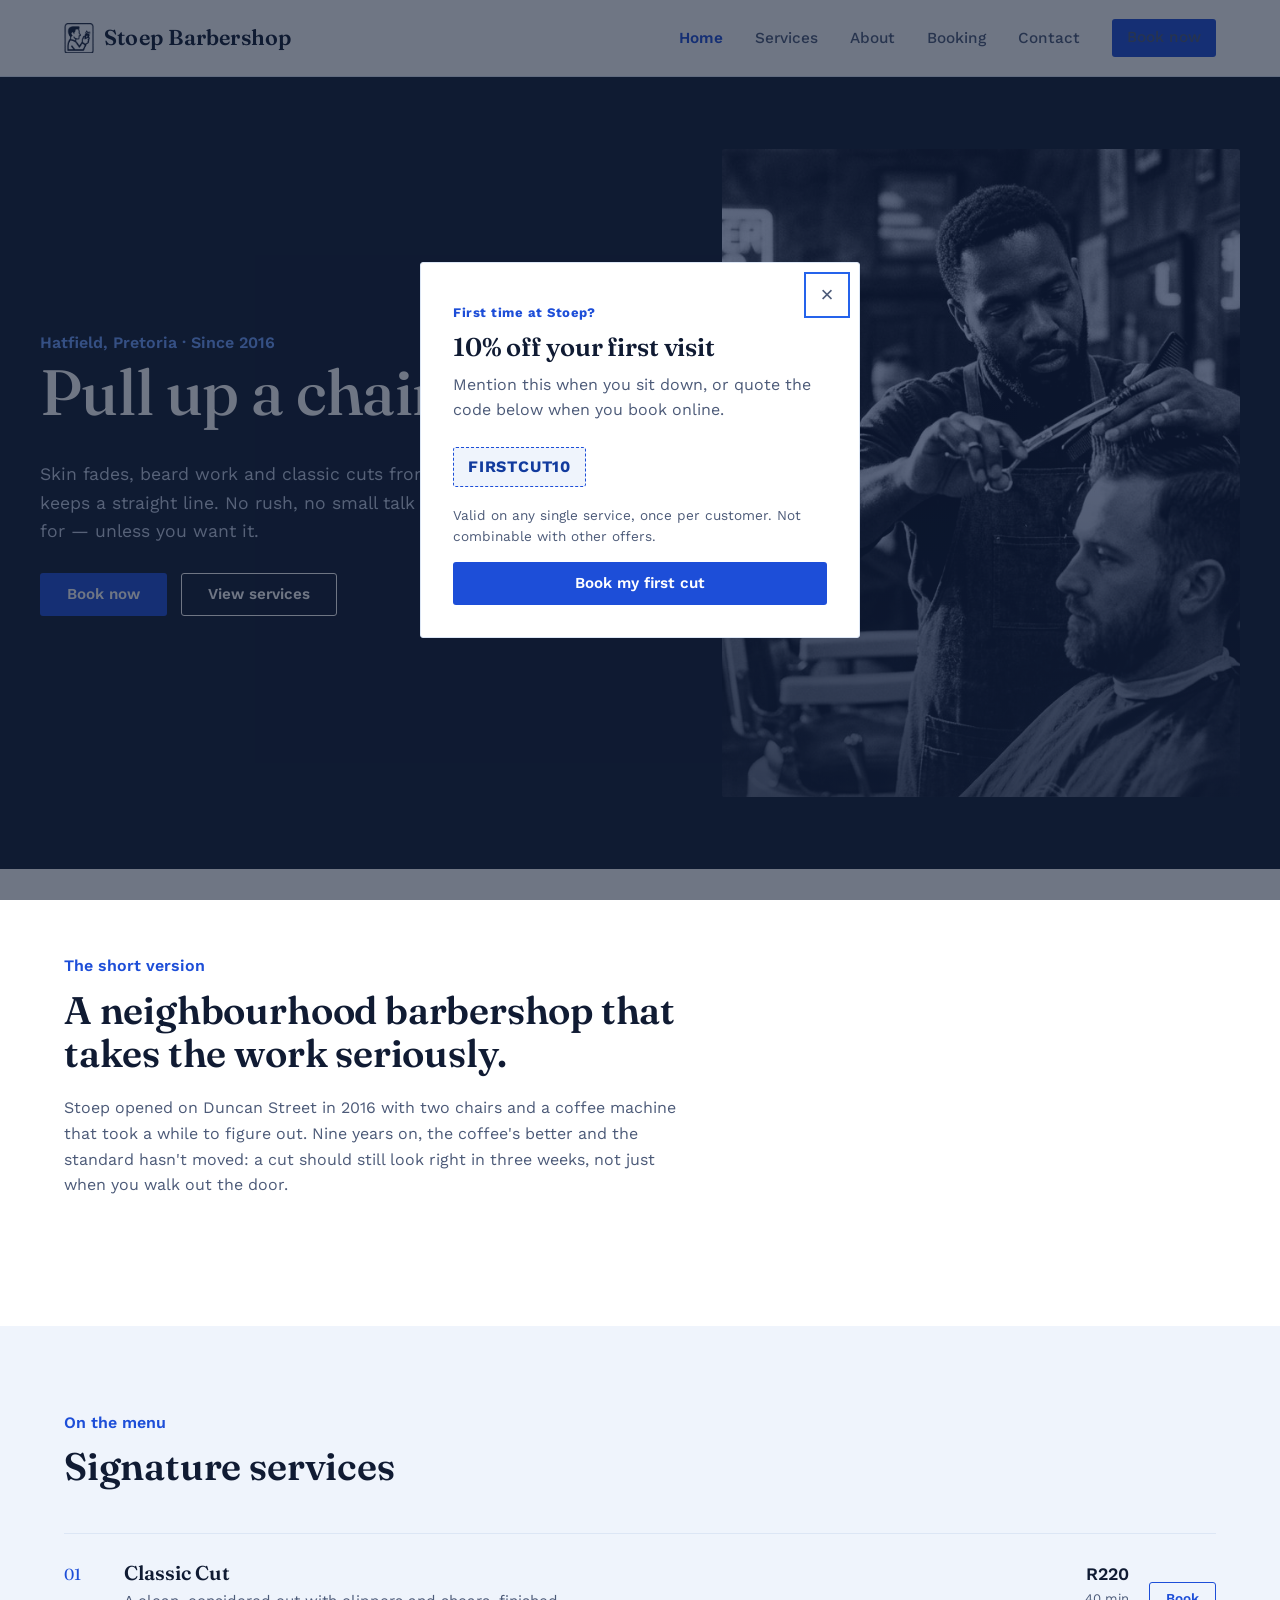
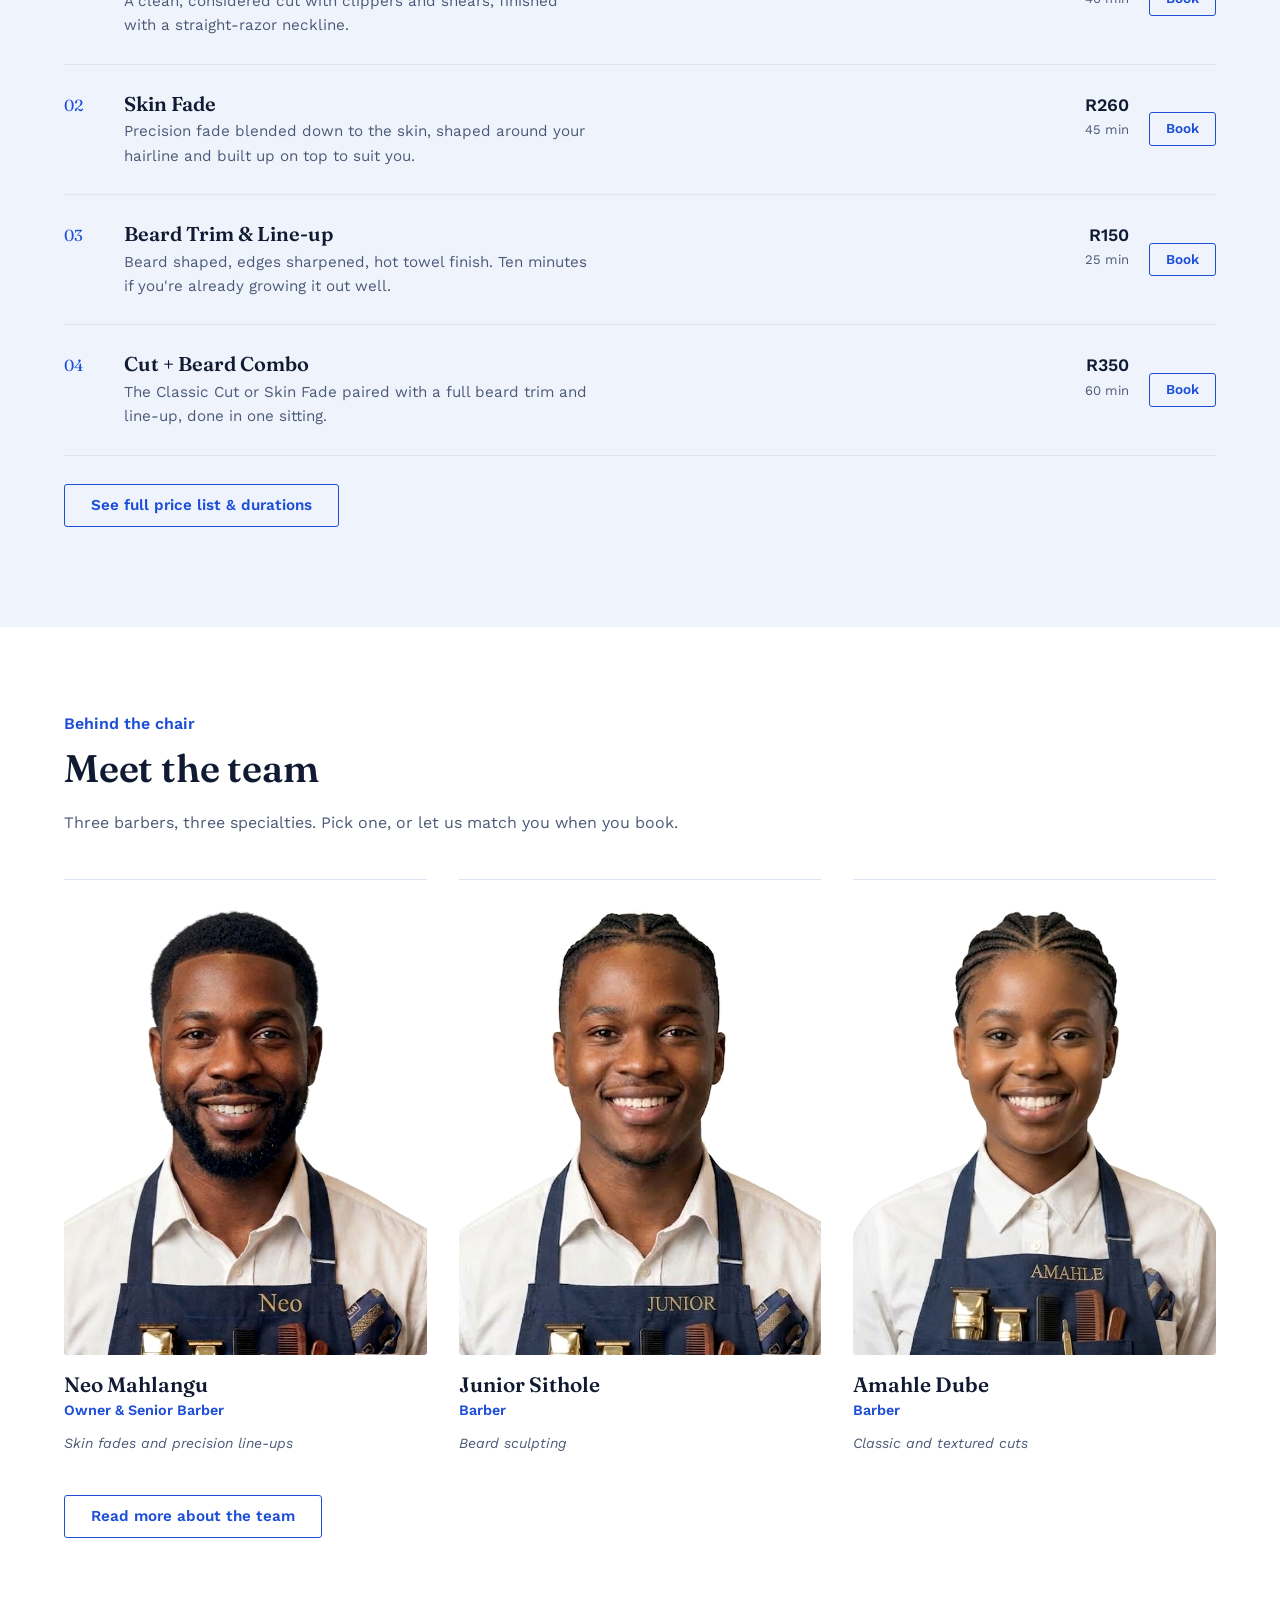
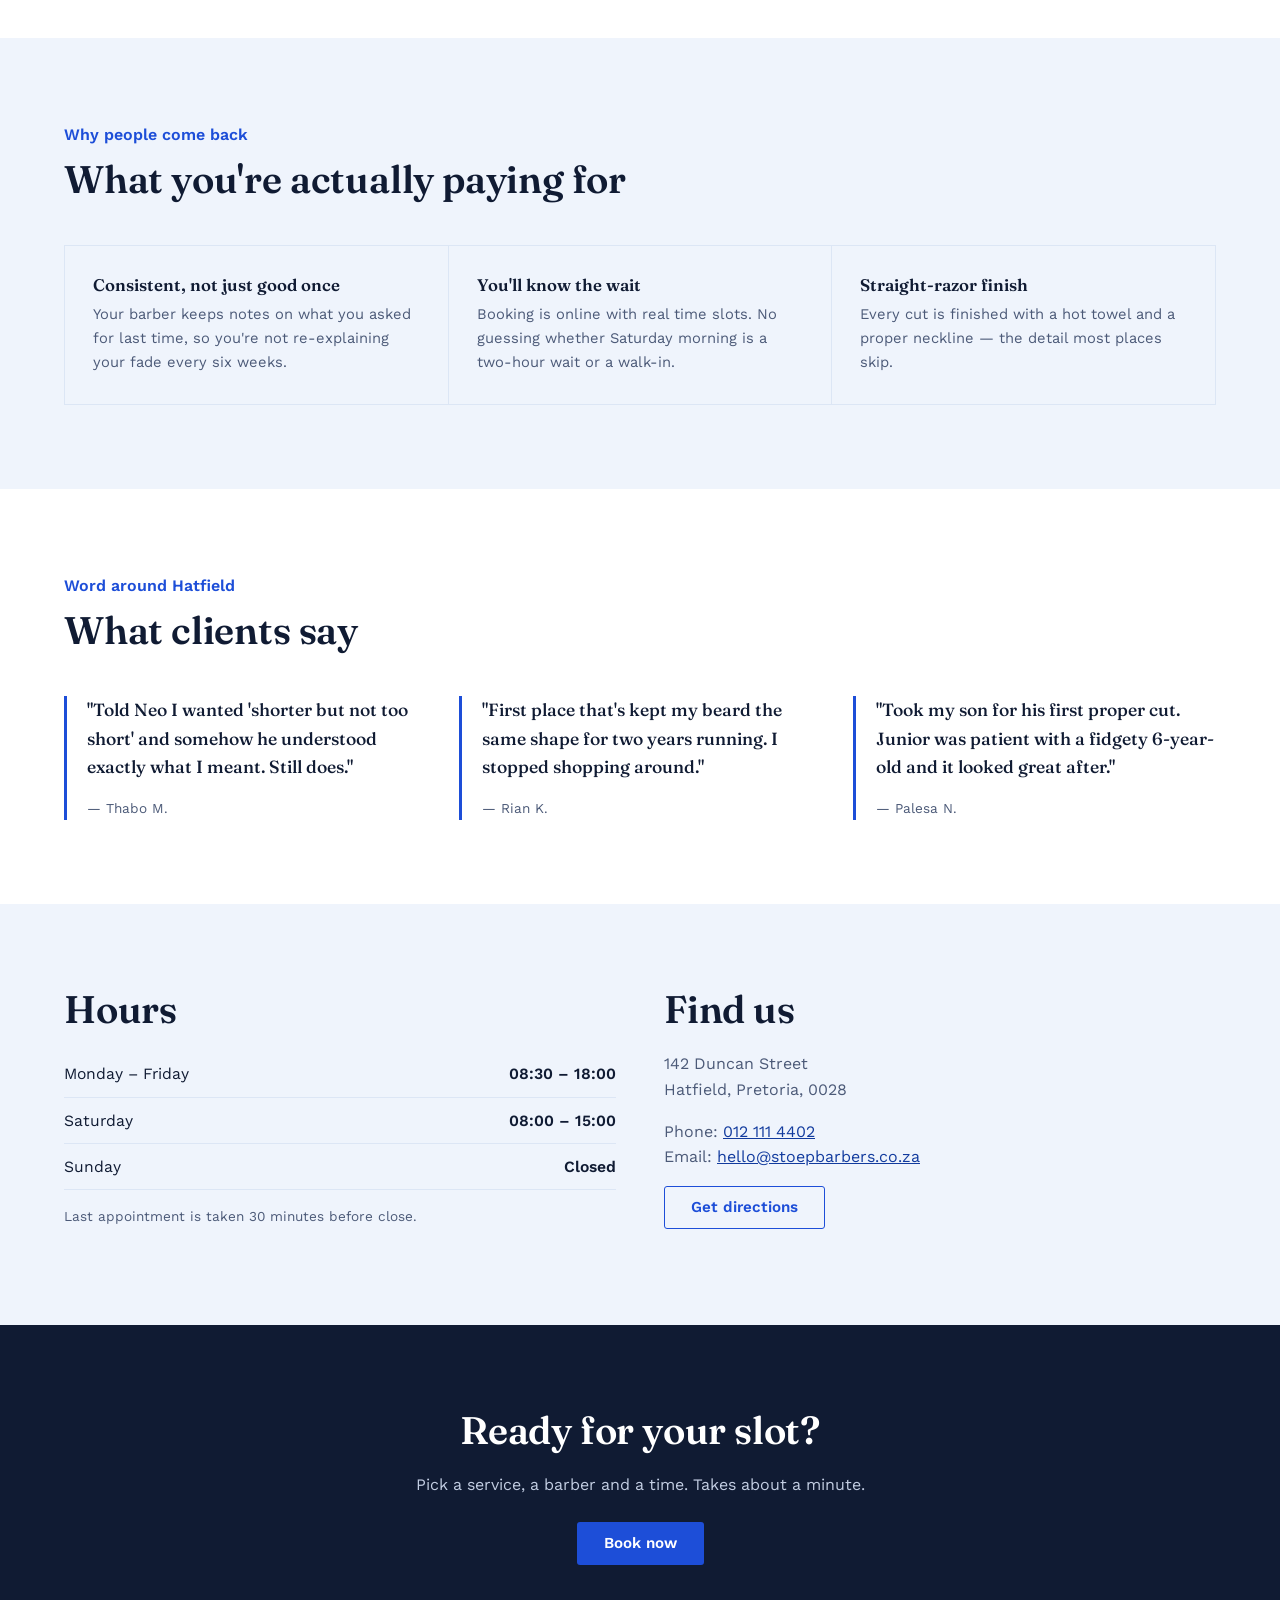
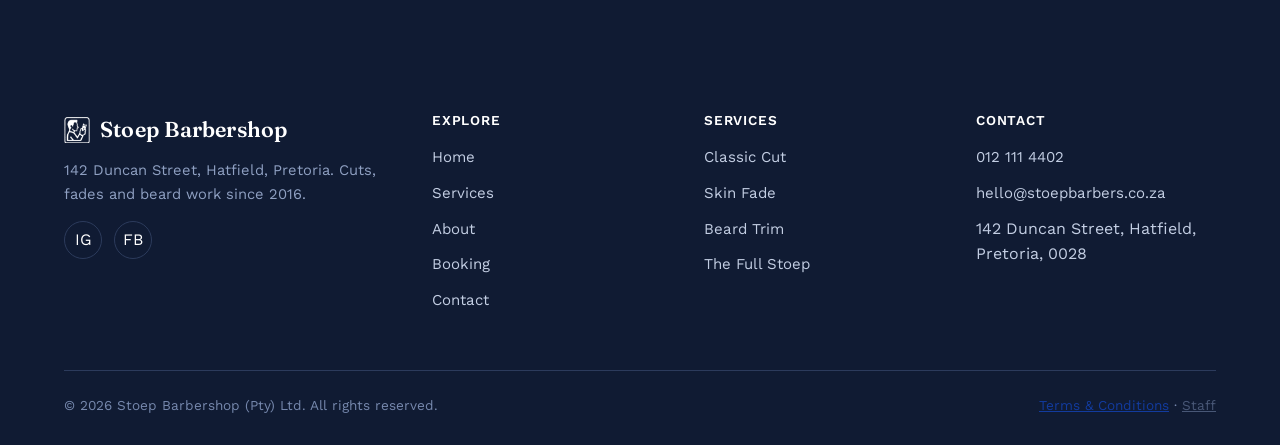
<file: stoep-frontend/index.html>
<!doctype html>
<html lang="en">
<head>
<meta charset="utf-8">
<meta name="viewport" content="width=device-width, initial-scale=1">
<title>Stoep Barbershop — Barbers in Hatfield, Pretoria</title>
<meta name="description" content="Stoep Barbershop in Hatfield, Pretoria. Skin fades, beard work and classic cuts from a team that keeps a straight line. Book online in minutes.">
<link rel="icon" type="image/svg+xml" href="assets/img/favicon.svg">
<meta property="og:title" content="Stoep Barbershop — Hatfield, Pretoria">
<meta property="og:description" content="Skin fades, beard work and classic cuts. Book your chair online.">
<meta property="og:type" content="website">
<link rel="preconnect" href="https://fonts.googleapis.com">
<link rel="preconnect" href="https://fonts.gstatic.com" crossorigin>
<link href="https://fonts.googleapis.com/css2?family=Fraunces:opsz,wght@9..144,500;9..144,600&family=Work+Sans:wght@400;500;600;700&display=swap" rel="stylesheet">
<link rel="stylesheet" href="assets/css/style.css">
</head>
<body>
<a class="skip-link" href="#main">Skip to content</a>

<header class="site-header">
  <div class="container">
    <a class="logo" href="index.html">
<img class="logo-mark" src="assets/img/logo-navy.png" alt="" width="30" height="30">        <rect width="64" height="64" rx="8" fill="#1c1a17"/>
        <path d="M18 14 L18 50 M18 14 L34 14 Q44 14 44 24 Q44 32 34 32 L18 32 M32 32 L44 50" stroke="#f3eedf" stroke-width="5" fill="none" stroke-linecap="round" stroke-linejoin="round"/>
        <circle cx="49" cy="17" r="3" fill="#7a1f31"/>
      </svg>
      <span class="logo-word">Stoep Barbershop</span>
    </a>
    <button class="nav-toggle" aria-expanded="false" aria-controls="mainNav" aria-label="Toggle menu"><span></span></button>
    <nav class="main-nav" id="mainNav" aria-label="Primary">
      <ul>
        <li><a href="index.html" aria-current="page">Home</a></li>
        <li><a href="services.html">Services</a></li>
        <li><a href="about.html">About</a></li>
        <li><a href="booking.html">Booking</a></li>
        <li><a href="contact.html">Contact</a></li>
      </ul>
      <div class="header-cta"><a class="btn btn-primary" href="booking.html">Book now</a></div>
    </nav>
  </div>
</header>

<main id="main">

  <section class="hero">
    <div class="container hero-grid">
      <div>
        <span class="hero-eyebrow">Hatfield, Pretoria · Since 2016</span>
        <h1>Pull up a chair.</h1>
        <p class="hero-sub">Skin fades, beard work and classic cuts from a team that keeps a straight line. No rush, no small talk you didn't ask for — unless you want it.</p>
        <div class="hero-ctas">
          <a class="btn btn-primary" href="booking.html">Book now</a>
          <a class="btn btn-outline-light" href="services.html">View services</a>
        </div>
      </div>
      <div class="hero-art">
        <div class="hero-photo-wrap">
          <img src="assets/img/hero-barber.jpg" alt="A Stoep barber sectioning a client's hair with a comb and scissors mid-haircut in the shop" width="1408" height="768">
        </div>
      </div>
    </div>
  </section>

  <section class="section">
    <div class="container">
      <div class="section-head">
        <span class="kicker">The short version</span>
        <h2>A neighbourhood barbershop that takes the work seriously.</h2>
        <p>Stoep opened on Duncan Street in 2016 with two chairs and a coffee machine that took a while to figure out. Nine years on, the coffee's better and the standard hasn't moved: a cut should still look right in three weeks, not just when you walk out the door.</p>
      </div>
    </div>
  </section>

  <section class="section section--panel">
    <div class="container">
      <div class="section-head">
        <span class="kicker">On the menu</span>
        <h2>Signature services</h2>
      </div>
      <div class="service-list" id="homeServiceList"></div>
      <p style="margin-top:28px"><a class="btn btn-outline" href="services.html">See full price list &amp; durations</a></p>
    </div>
  </section>

  <section class="section">
    <div class="container">
      <div class="section-head">
        <span class="kicker">Behind the chair</span>
        <h2>Meet the team</h2>
        <p>Three barbers, three specialties. Pick one, or let us match you when you book.</p>
      </div>
      <div class="team-grid" id="homeTeamGrid"></div>
      <p style="margin-top:28px"><a class="btn btn-outline" href="about.html">Read more about the team</a></p>
    </div>
  </section>

  <section class="section section--panel">
    <div class="container">
      <div class="section-head">
        <span class="kicker">Why people come back</span>
        <h2>What you're actually paying for</h2>
      </div>
      <div class="value-grid">
        <div class="value-item">
          <h3>Consistent, not just good once</h3>
          <p>Your barber keeps notes on what you asked for last time, so you're not re-explaining your fade every six weeks.</p>
        </div>
        <div class="value-item">
          <h3>You'll know the wait</h3>
          <p>Booking is online with real time slots. No guessing whether Saturday morning is a two-hour wait or a walk-in.</p>
        </div>
        <div class="value-item">
          <h3>Straight-razor finish</h3>
          <p>Every cut is finished with a hot towel and a proper neckline — the detail most places skip.</p>
        </div>
      </div>
    </div>
  </section>

  <section class="section">
    <div class="container">
      <div class="section-head">
        <span class="kicker">Word around Hatfield</span>
        <h2>What clients say</h2>
      </div>
      <div class="testimonial-grid" id="homeTestimonials"></div>
    </div>
  </section>

  <section class="section section--panel">
    <div class="container hours-location">
      <div>
        <h2>Hours</h2>
        <ul class="hours-list" data-shop-hours></ul>
        <p class="small-print" style="margin-top:16px">Last appointment is taken 30 minutes before close.</p>
      </div>
      <div>
        <h2>Find us</h2>
        <p><span data-shop-address-1></span><br><span data-shop-address-2></span></p>
        <p>Phone: <a data-shop-phone-href href="#"><span data-shop-phone></span></a><br>
           Email: <a data-shop-email-href href="#"><span data-shop-email></span></a></p>
        <a class="btn btn-outline" href="contact.html">Get directions</a>
      </div>
    </div>
  </section>

  <section class="section cta-band">
    <div class="container">
      <h2>Ready for your slot?</h2>
      <p>Pick a service, a barber and a time. Takes about a minute.</p>
      <a class="btn btn-primary" href="booking.html">Book now</a>
    </div>
  </section>

</main>

<footer class="site-footer">
  <div class="container">
    <div class="footer-grid">
      <div class="footer-brand">
        <a class="logo" href="index.html">
<img class="logo-mark" src="assets/img/logo-white.png" alt="" width="26" height="26">            <rect width="64" height="64" rx="8" fill="#f3eedf"/>
            <path d="M18 14 L18 50 M18 14 L34 14 Q44 14 44 24 Q44 32 34 32 L18 32 M32 32 L44 50" stroke="#1c1a17" stroke-width="5" fill="none" stroke-linecap="round" stroke-linejoin="round"/>
            <circle cx="49" cy="17" r="3" fill="#7a1f31"/>
          </svg>
          <span class="logo-word">Stoep Barbershop</span>
        </a>
        <p>142 Duncan Street, Hatfield, Pretoria. Cuts, fades and beard work since 2016.</p>
        <div class="footer-social">
          <a data-shop-instagram href="#" aria-label="Stoep Barbershop on Instagram" target="_blank" rel="noopener">IG</a>
          <a data-shop-facebook href="#" aria-label="Stoep Barbershop on Facebook" target="_blank" rel="noopener">FB</a>
        </div>
      </div>
      <div class="footer-col">
        <h4>Explore</h4>
        <ul>
          <li><a href="index.html">Home</a></li>
          <li><a href="services.html">Services</a></li>
          <li><a href="about.html">About</a></li>
          <li><a href="booking.html">Booking</a></li>
          <li><a href="contact.html">Contact</a></li>
        </ul>
      </div>
      <div class="footer-col">
        <h4>Services</h4>
        <ul>
          <li><a href="services.html#classic">Classic Cut</a></li>
          <li><a href="services.html#fade">Skin Fade</a></li>
          <li><a href="services.html#beard">Beard Trim</a></li>
          <li><a href="services.html#full">The Full Stoep</a></li>
        </ul>
      </div>
      <div class="footer-col">
        <h4>Contact</h4>
        <ul>
          <li><a data-shop-phone-href href="#"><span data-shop-phone></span></a></li>
          <li><a data-shop-email-href href="#"><span data-shop-email></span></a></li>
          <li><span data-shop-address></span></li>
        </ul>
      </div>
    </div>
    <div class="footer-bottom">
  <span>© <span data-year></span> Stoep Barbershop (Pty) Ltd. All rights reserved.</span>
  <span><a href="terms.html">Terms &amp; Conditions</a> · <a href="dashboard.html" class="staff-link">Staff</a></span>
</div>
  </div>
</footer>

<div class="modal-overlay" id="firstVisitModal" aria-hidden="true" role="dialog" aria-modal="true" aria-labelledby="modalTitle">
  <div class="modal">
    <button class="modal-close" aria-label="Close">&times;</button>
    <span class="kicker">First time at Stoep?</span>
    <h2 id="modalTitle">10% off your first visit</h2>
    <p>Mention this when you sit down, or quote the code below when you book online.</p>
    <span class="modal-code">FIRSTCUT10</span>
    <p class="small-print">Valid on any single service, once per customer. Not combinable with other offers.</p>
    <button class="btn btn-primary btn-block" data-modal-cta>Book my first cut</button>
  </div>
</div>

<script src="assets/js/data.js"></script>
<script src="assets/js/main.js"></script>
<script>
  document.getElementById("homeServiceList").innerHTML = SERVICES.slice(0,4).map(function(s, i){
    return '<div class="service-row" id="'+s.id+'">' +
      '<span class="service-num">0'+(i+1)+'</span>' +
      '<div><h3 class="service-name">'+s.name+'</h3><p class="service-desc">'+s.description+'</p></div>' +
      '<div class="service-meta"><span class="service-price">R'+s.price+'</span><span class="service-duration">'+s.duration+' min</span></div>' +
      '<div class="service-book"><a class="btn btn-outline btn-sm" href="booking.html?service='+s.id+'">Book</a></div>' +
    '</div>';
  }).join("");

 document.getElementById("homeTeamGrid").innerHTML = BARBERS.map(function(b){
    return '<div class="barber"><img class="barber-avatar" src="'+b.photo+'" alt="'+b.name+'">' +
      '<h3 class="barber-name">'+b.name+'</h3><div class="barber-role">'+b.role+'</div>' +
      '<div class="barber-specialty">'+b.specialty+'</div></div>';
  }).join("");

  document.getElementById("homeTestimonials").innerHTML = TESTIMONIALS.map(function(t){
    return '<div class="testimonial"><blockquote>"'+t.quote+'"</blockquote><cite>— '+t.name+'</cite></div>';
  }).join("");
</script>
</body>
</html>
</file>
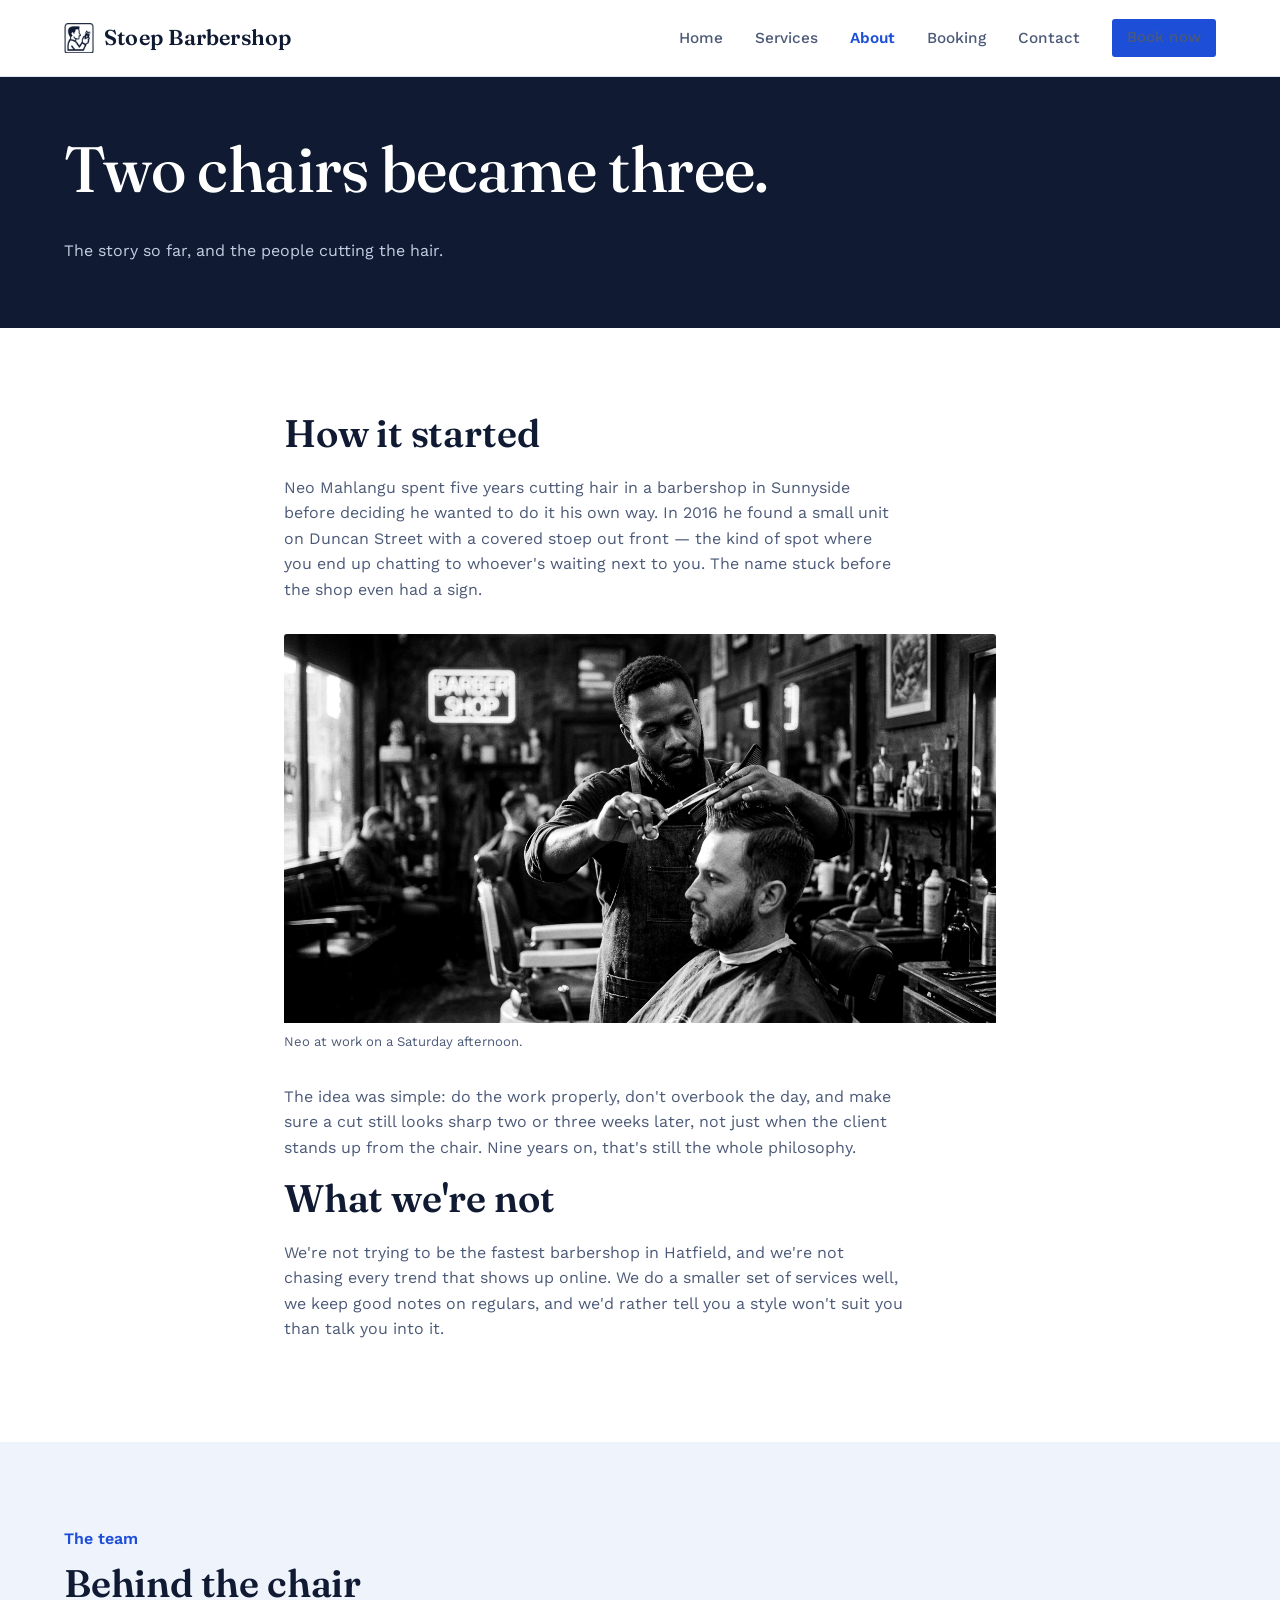
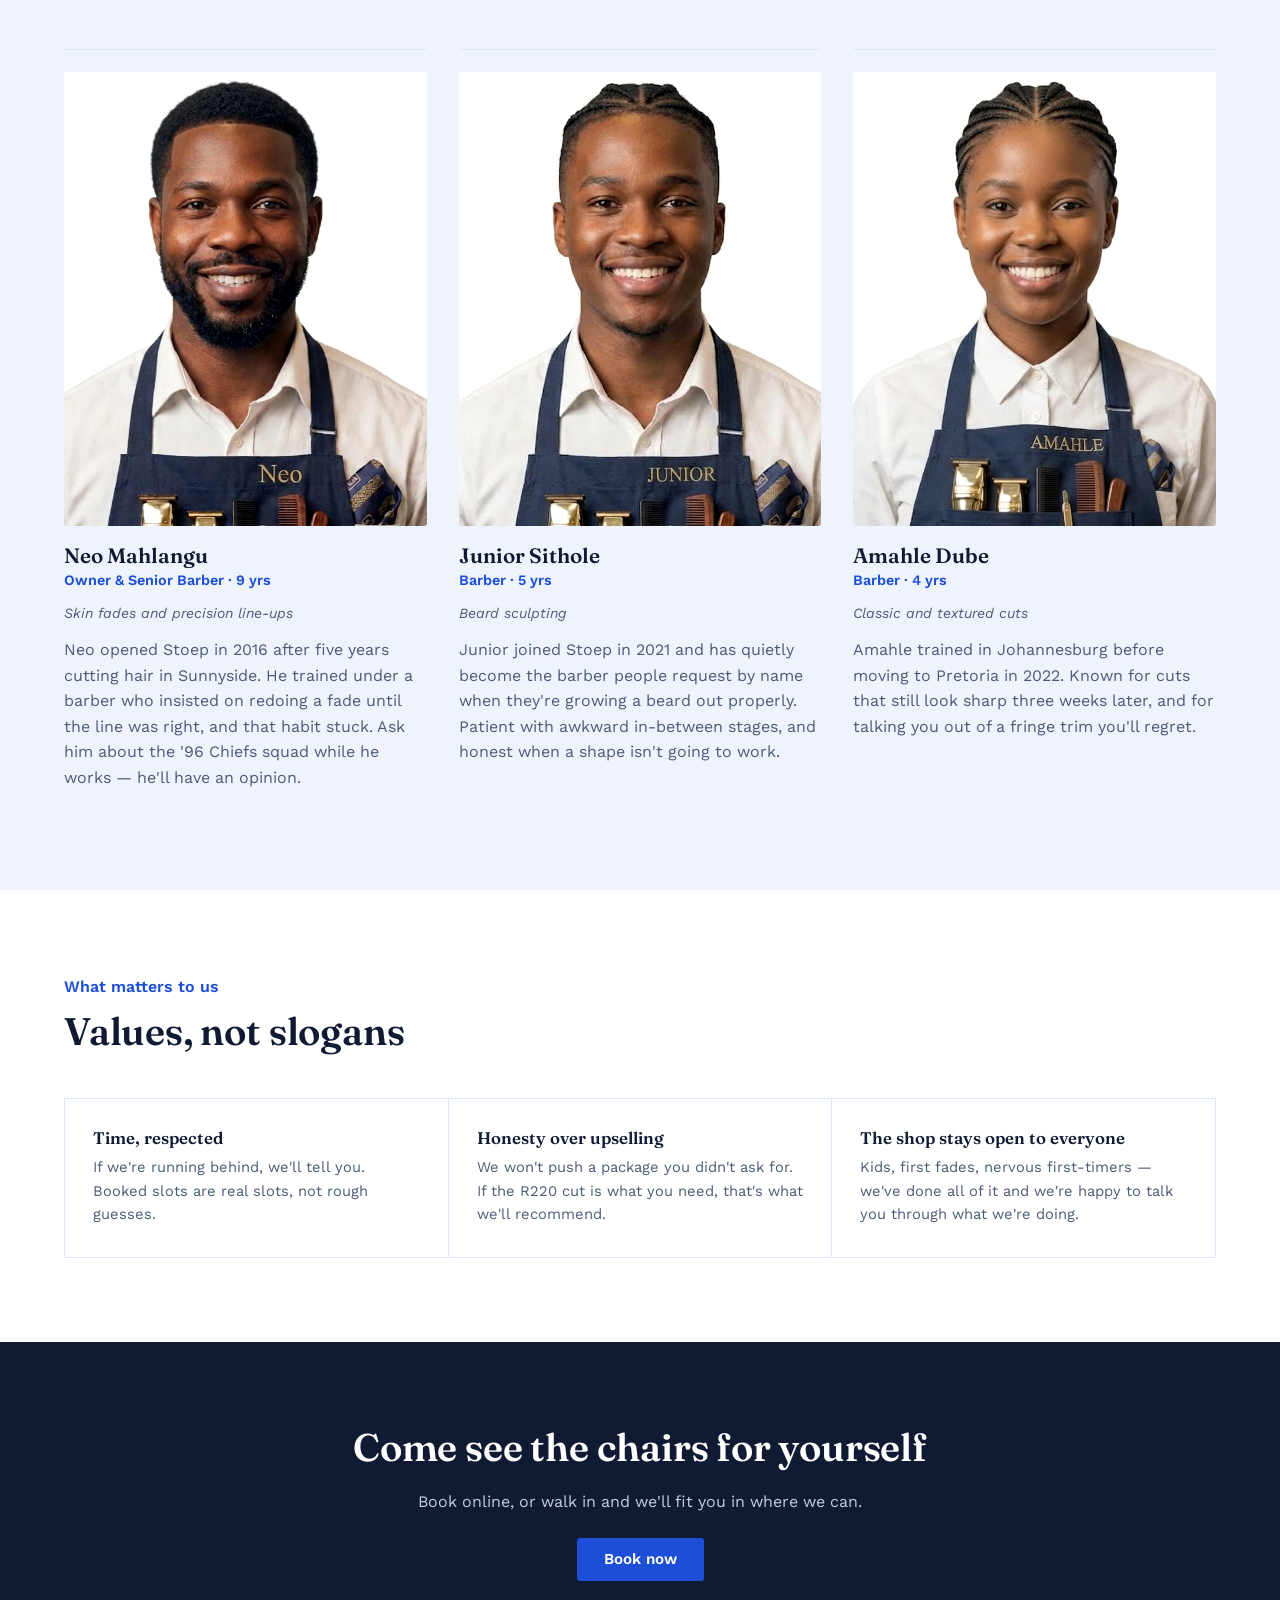
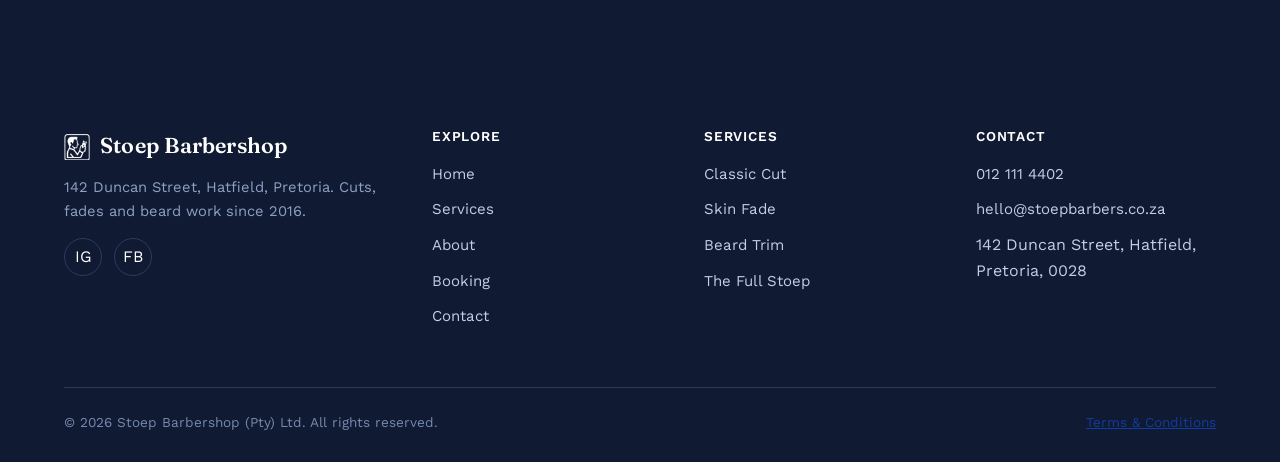
<file: stoep-frontend/about.html>
<!doctype html>
<html lang="en">
<head>
<meta charset="utf-8">
<meta name="viewport" content="width=device-width, initial-scale=1">
<title>About — Stoep Barbershop</title>
<meta name="description" content="The story behind Stoep Barbershop in Hatfield, Pretoria, and the three barbers who run the chairs.">
<link rel="icon" type="image/svg+xml" href="assets/img/favicon.svg">
<link rel="preconnect" href="https://fonts.googleapis.com">
<link rel="preconnect" href="https://fonts.gstatic.com" crossorigin>
<link href="https://fonts.googleapis.com/css2?family=Fraunces:opsz,wght@9..144,500;9..144,600&family=Work+Sans:wght@400;500;600;700&display=swap" rel="stylesheet">
<link rel="stylesheet" href="assets/css/style.css">
</head>
<body>
<a class="skip-link" href="#main">Skip to content</a>

<header class="site-header">
  <div class="container">
    <a class="logo" href="index.html">
<img class="logo-mark" src="assets/img/logo-navy.png" alt="" width="30" height="30">        <rect width="64" height="64" rx="8" fill="#1c1a17"/>
        <path d="M18 14 L18 50 M18 14 L34 14 Q44 14 44 24 Q44 32 34 32 L18 32 M32 32 L44 50" stroke="#f3eedf" stroke-width="5" fill="none" stroke-linecap="round" stroke-linejoin="round"/>
        <circle cx="49" cy="17" r="3" fill="#7a1f31"/>
      </svg>
      <span class="logo-word">Stoep Barbershop</span>
    </a>
    <button class="nav-toggle" aria-expanded="false" aria-controls="mainNav" aria-label="Toggle menu"><span></span></button>
    <nav class="main-nav" id="mainNav" aria-label="Primary">
      <ul>
        <li><a href="index.html">Home</a></li>
        <li><a href="services.html">Services</a></li>
        <li><a href="about.html" aria-current="page">About</a></li>
        <li><a href="booking.html">Booking</a></li>
        <li><a href="contact.html">Contact</a></li>
      </ul>
      <div class="header-cta"><a class="btn btn-primary" href="booking.html">Book now</a></div>
    </nav>
  </div>
</header>

<main id="main">
  <section class="page-hero">
    <div class="container">
      <h1>Two chairs became three.</h1>
      <p>The story so far, and the people cutting the hair.</p>
    </div>
  </section>

  <section class="section">
    <div class="container" style="max-width:760px">
      <h2>How it started</h2>
      <p>Neo Mahlangu spent five years cutting hair in a barbershop in Sunnyside before deciding he wanted to do it his own way. In 2016 he found a small unit on Duncan Street with a covered stoep out front — the kind of spot where you end up chatting to whoever's waiting next to you. The name stuck before the shop even had a sign.</p>
      <figure class="story-photo">
        <img src="assets/img/hero-barber.jpg" alt="A Stoep barber sectioning a client's hair with a comb and scissors mid-haircut in the shop" width="1408" height="768">
        <figcaption>Neo at work on a Saturday afternoon.</figcaption>
      </figure>
      <p>The idea was simple: do the work properly, don't overbook the day, and make sure a cut still looks sharp two or three weeks later, not just when the client stands up from the chair. Nine years on, that's still the whole philosophy.</p>
      <h2>What we're not</h2>
      <p>We're not trying to be the fastest barbershop in Hatfield, and we're not chasing every trend that shows up online. We do a smaller set of services well, we keep good notes on regulars, and we'd rather tell you a style won't suit you than talk you into it.</p>
    </div>
  </section>

  <section class="section section--panel">
    <div class="container">
      <div class="section-head">
        <span class="kicker">The team</span>
        <h2>Behind the chair</h2>
      </div>
      <div class="team-grid" id="aboutTeamGrid"></div>
    </div>
  </section>

  <section class="section">
    <div class="container">
      <div class="section-head">
        <span class="kicker">What matters to us</span>
        <h2>Values, not slogans</h2>
      </div>
      <div class="value-grid">
        <div class="value-item">
          <h3>Time, respected</h3>
          <p>If we're running behind, we'll tell you. Booked slots are real slots, not rough guesses.</p>
        </div>
        <div class="value-item">
          <h3>Honesty over upselling</h3>
          <p>We won't push a package you didn't ask for. If the R220 cut is what you need, that's what we'll recommend.</p>
        </div>
        <div class="value-item">
          <h3>The shop stays open to everyone</h3>
          <p>Kids, first fades, nervous first-timers — we've done all of it and we're happy to talk you through what we're doing.</p>
        </div>
      </div>
    </div>
  </section>

  <section class="section cta-band">
    <div class="container">
      <h2>Come see the chairs for yourself</h2>
      <p>Book online, or walk in and we'll fit you in where we can.</p>
      <a class="btn btn-primary" href="booking.html">Book now</a>
    </div>
  </section>
</main>

<footer class="site-footer">
  <div class="container">
    <div class="footer-grid">
      <div class="footer-brand">
        <a class="logo" href="index.html">
<img class="logo-mark" src="assets/img/logo-white.png" alt="" width="26" height="26">            <rect width="64" height="64" rx="8" fill="#f3eedf"/>
            <path d="M18 14 L18 50 M18 14 L34 14 Q44 14 44 24 Q44 32 34 32 L18 32 M32 32 L44 50" stroke="#1c1a17" stroke-width="5" fill="none" stroke-linecap="round" stroke-linejoin="round"/>
            <circle cx="49" cy="17" r="3" fill="#7a1f31"/>
          </svg>
          <span class="logo-word">Stoep Barbershop</span>
        </a>
        <p>142 Duncan Street, Hatfield, Pretoria. Cuts, fades and beard work since 2016.</p>
        <div class="footer-social">
          <a data-shop-instagram href="#" aria-label="Stoep Barbershop on Instagram" target="_blank" rel="noopener">IG</a>
          <a data-shop-facebook href="#" aria-label="Stoep Barbershop on Facebook" target="_blank" rel="noopener">FB</a>
        </div>
      </div>
      <div class="footer-col">
        <h4>Explore</h4>
        <ul>
          <li><a href="index.html">Home</a></li>
          <li><a href="services.html">Services</a></li>
          <li><a href="about.html">About</a></li>
          <li><a href="booking.html">Booking</a></li>
          <li><a href="contact.html">Contact</a></li>
        </ul>
      </div>
      <div class="footer-col">
        <h4>Services</h4>
        <ul>
          <li><a href="services.html#classic">Classic Cut</a></li>
          <li><a href="services.html#fade">Skin Fade</a></li>
          <li><a href="services.html#beard">Beard Trim</a></li>
          <li><a href="services.html#full">The Full Stoep</a></li>
        </ul>
      </div>
      <div class="footer-col">
        <h4>Contact</h4>
        <ul>
          <li><a data-shop-phone-href href="#"><span data-shop-phone></span></a></li>
          <li><a data-shop-email-href href="#"><span data-shop-email></span></a></li>
          <li><span data-shop-address></span></li>
        </ul>
      </div>
    </div>
    <div class="footer-bottom">
      <span>© <span data-year></span> Stoep Barbershop (Pty) Ltd. All rights reserved.</span>
      <span><a href="terms.html">Terms &amp; Conditions</a></span>
    </div>
  </div>
</footer>

<script src="assets/js/data.js"></script>
<script src="assets/js/main.js"></script>
<script>
 document.getElementById("aboutTeamGrid").innerHTML = BARBERS.map(function(b){
    return '<div class="barber"><img class="barber-avatar" src="'+b.photo+'" alt="'+b.name+'">' +
      '<h3 class="barber-name">'+b.name+'</h3><div class="barber-role">'+b.role+' · '+b.years+' yrs</div>' +
      '<div class="barber-specialty">'+b.specialty+'</div><p>'+b.bio+'</p></div>';

  }).join("");
</script>
</body>
</html>
</file>
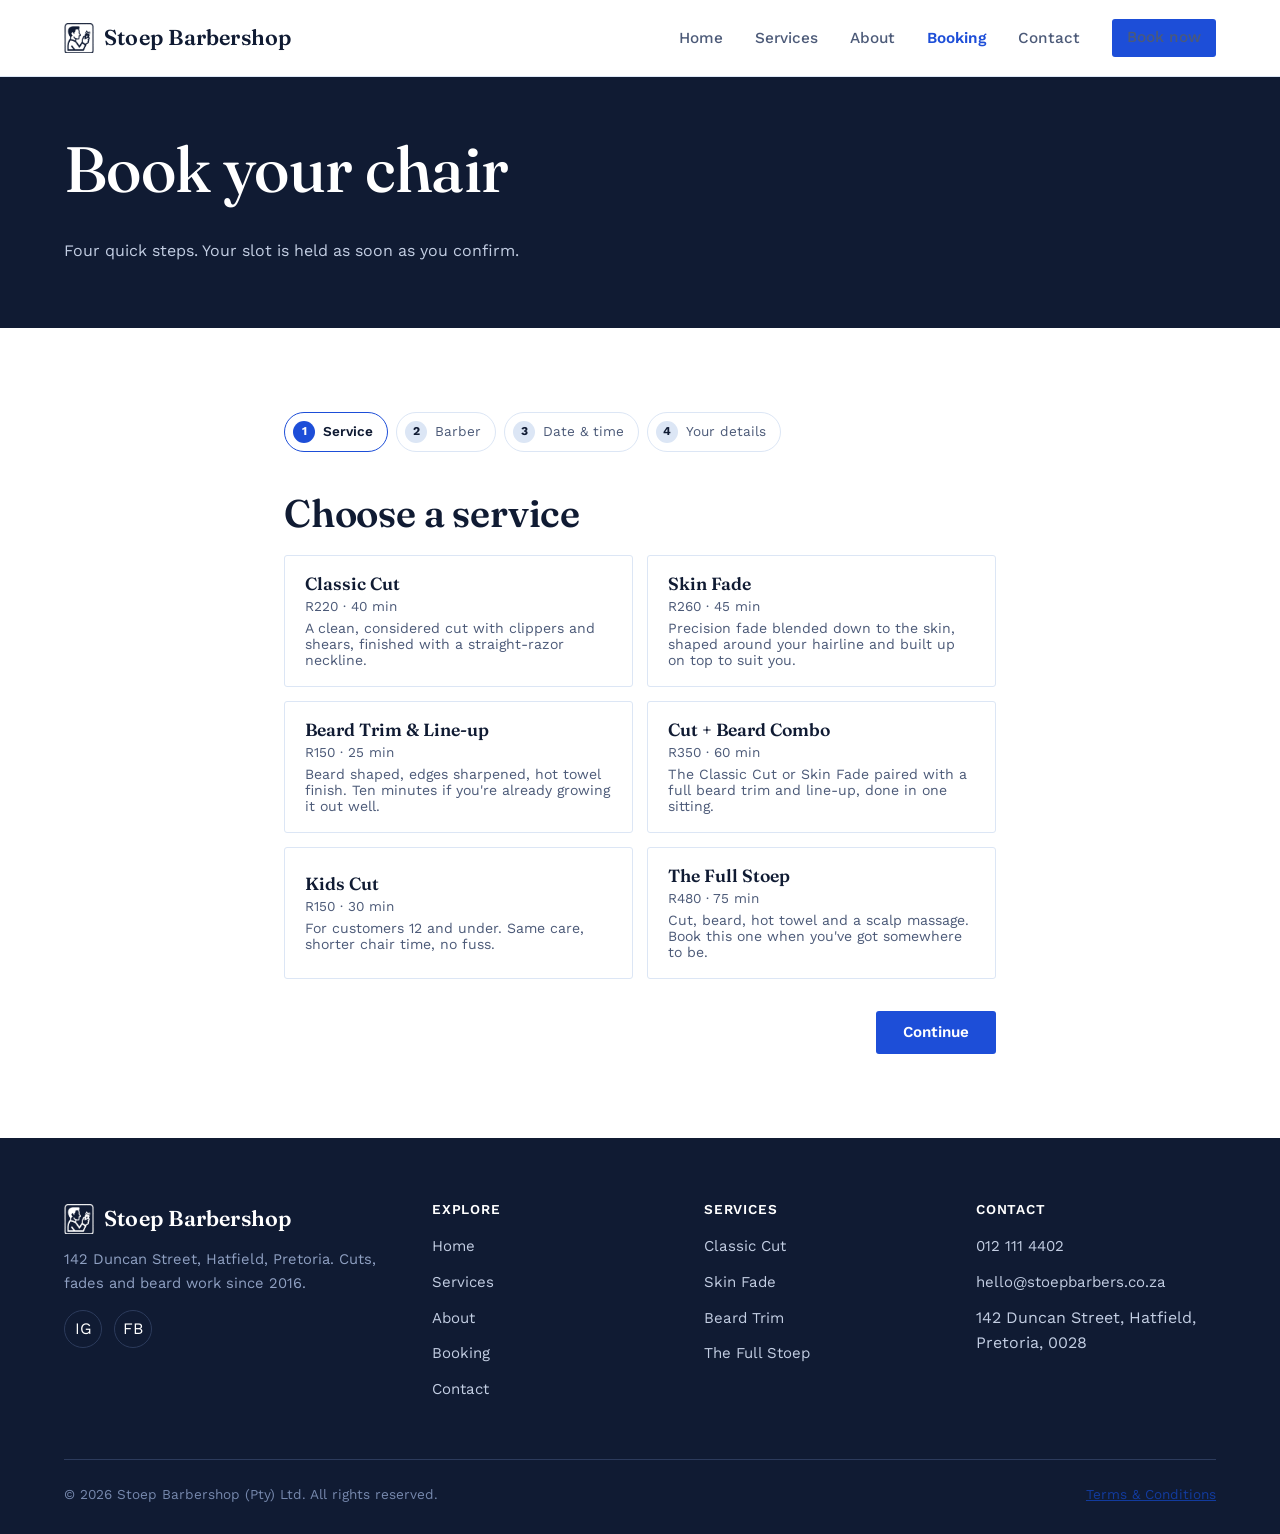
<file: stoep-frontend/booking.html>
<!doctype html>
<html lang="en">
<head>
<meta charset="utf-8">
<meta name="viewport" content="width=device-width, initial-scale=1">
<title>Book a Cut — Stoep Barbershop</title>
<meta name="description" content="Book your appointment at Stoep Barbershop in Hatfield, Pretoria. Choose your service, barber, date and time online.">
<link rel="icon" type="image/svg+xml" href="assets/img/favicon.svg">
<link rel="preconnect" href="https://fonts.googleapis.com">
<link rel="preconnect" href="https://fonts.gstatic.com" crossorigin>
<link href="https://fonts.googleapis.com/css2?family=Fraunces:opsz,wght@9..144,500;9..144,600&family=Work+Sans:wght@400;500;600;700&display=swap" rel="stylesheet">
<link rel="stylesheet" href="assets/css/style.css">
</head>
<body>
<a class="skip-link" href="#main">Skip to content</a>

<header class="site-header">
  <div class="container">
    <a class="logo" href="index.html">
<img class="logo-mark" src="assets/img/logo-navy.png" alt="" width="30" height="30">        <rect width="64" height="64" rx="8" fill="#1c1a17"/>
        <circle cx="49" cy="17" r="3" fill="#7a1f31"/>
      </svg>
      <span class="logo-word">Stoep Barbershop</span>
    </a>
    <button class="nav-toggle" aria-expanded="false" aria-controls="mainNav" aria-label="Toggle menu"><span></span></button>
    <nav class="main-nav" id="mainNav" aria-label="Primary">
      <ul>
        <li><a href="index.html">Home</a></li>
        <li><a href="services.html">Services</a></li>
        <li><a href="about.html">About</a></li>
        <li><a href="booking.html" aria-current="page">Booking</a></li>
        <li><a href="contact.html">Contact</a></li>
      </ul>
      <div class="header-cta"><a class="btn btn-primary" href="booking.html">Book now</a></div>
    </nav>
  </div>
</header>

<main id="main">
  <section class="page-hero">
    <div class="container">
      <h1>Book your chair</h1>
      <p>Four quick steps. Your slot is held as soon as you confirm.</p>
    </div>
  </section>

  <section class="section" id="bookingApp">
    <div class="container" style="max-width:760px">

      <div id="bookingWizard">
        <div class="booking-steps" id="bookingSteps"></div>
        <p id="stepError" class="field-error" style="display:none;font-weight:600;margin-bottom:16px"></p>

        <!-- Step 1: Service -->
        <div class="booking-panel" data-panel="service">
          <h2>Choose a service</h2>
          <div class="choice-grid" id="serviceChoices"></div>
          <div class="booking-nav">
            <span></span>
            <button type="button" class="btn btn-primary" data-nav="next">Continue</button>
          </div>
        </div>

        <!-- Step 2: Barber -->
        <div class="booking-panel" data-panel="barber">
          <h2>Choose a barber</h2>
          <div class="choice-grid" id="barberChoices"></div>
          <div class="booking-nav">
            <button type="button" class="btn btn-outline" data-nav="back">Back</button>
            <button type="button" class="btn btn-primary" data-nav="next">Continue</button>
          </div>
        </div>

        <!-- Step 3: Date & time -->
        <div class="booking-panel" data-panel="datetime">
          <h2>Choose a date &amp; time</h2>
          <div class="date-input-row">
            <div class="field">
              <label for="bookingDate">Date</label>
              <input type="date" id="bookingDate">
            </div>
          </div>
          <p id="timeGridNote" class="field-hint">Pick a date to see available times.</p>
          <div class="time-grid" id="timeGrid"></div>
          <div class="booking-nav">
            <button type="button" class="btn btn-outline" data-nav="back">Back</button>
            <button type="button" class="btn btn-primary" data-nav="next">Continue</button>
          </div>
        </div>

        <!-- Step 4: Details -->
        <div class="booking-panel" data-panel="details">
          <h2>Your details</h2>
          <div class="booking-summary-box" id="bookingSummary"></div>
          <form id="bookingDetailsForm" novalidate>
            <div class="form-grid">
              <div class="field full">
                <label for="custName">Full name</label>
                <input type="text" id="custName" name="custName" autocomplete="name" required>
                <span class="field-error" id="custNameError"></span>
              </div>
              <div class="field">
                <label for="custEmail">Email</label>
                <input type="email" id="custEmail" name="custEmail" autocomplete="email" required>
                <span class="field-error" id="custEmailError"></span>
              </div>
              <div class="field">
                <label for="custPhone">Phone</label>
                <input type="tel" id="custPhone" name="custPhone" autocomplete="tel" placeholder="082 123 4567" required>
                <span class="field-error" id="custPhoneError"></span>
              </div>
              <div class="field full">
                <label for="custNotes">Notes (optional)</label>
                <textarea id="custNotes" name="custNotes" placeholder="Anything your barber should know"></textarea>
              </div>
            </div>
            <div class="booking-nav">
              <button type="button" class="btn btn-outline" data-nav="back">Back</button>
              <button type="submit" class="btn btn-primary">Confirm booking</button>
            </div>
          </form>
        </div>
      </div>

      <div id="bookingConfirmation" style="display:none"></div>

    </div>
  </section>
</main>

<footer class="site-footer">
  <div class="container">
    <div class="footer-grid">
      <div class="footer-brand">
        <a class="logo" href="index.html">
<img class="logo-mark" src="assets/img/logo-white.png" alt="" width="30" height="30">            <rect width="64" height="64" rx="8" fill="#f3eedf"/>
            <path d="M18 14 L18 50 M18 14 L34 14 Q44 14 44 24 Q44 32 34 32 L18 32 M32 32 L44 50" stroke="#1c1a17" stroke-width="5" fill="none" stroke-linecap="round" stroke-linejoin="round"/>
            <circle cx="49" cy="17" r="3" fill="#7a1f31"/>
          </svg>
          <span class="logo-word">Stoep Barbershop</span>
        </a>
        <p>142 Duncan Street, Hatfield, Pretoria. Cuts, fades and beard work since 2016.</p>
        <div class="footer-social">
          <a data-shop-instagram href="#" aria-label="Stoep Barbershop on Instagram" target="_blank" rel="noopener">IG</a>
          <a data-shop-facebook href="#" aria-label="Stoep Barbershop on Facebook" target="_blank" rel="noopener">FB</a>
        </div>
      </div>
      <div class="footer-col">
        <h4>Explore</h4>
        <ul>
          <li><a href="index.html">Home</a></li>
          <li><a href="services.html">Services</a></li>
          <li><a href="about.html">About</a></li>
          <li><a href="booking.html">Booking</a></li>
          <li><a href="contact.html">Contact</a></li>
        </ul>
      </div>
      <div class="footer-col">
        <h4>Services</h4>
        <ul>
          <li><a href="services.html#classic">Classic Cut</a></li>
          <li><a href="services.html#fade">Skin Fade</a></li>
          <li><a href="services.html#beard">Beard Trim</a></li>
          <li><a href="services.html#full">The Full Stoep</a></li>
        </ul>
      </div>
      <div class="footer-col">
        <h4>Contact</h4>
        <ul>
          <li><a data-shop-phone-href href="#"><span data-shop-phone></span></a></li>
          <li><a data-shop-email-href href="#"><span data-shop-email></span></a></li>
          <li><span data-shop-address></span></li>
        </ul>
      </div>
    </div>
    <div class="footer-bottom">
      <span>© <span data-year></span> Stoep Barbershop (Pty) Ltd. All rights reserved.</span>
      <span><a href="terms.html">Terms &amp; Conditions</a></span>
    </div>
  </div>
</footer>

<script src="assets/js/data.js"></script>
<script src="assets/js/main.js"></script>
<script src="assets/js/api.js"></script>
<script src="assets/js/booking.js"></script>
</body>
</html>
</file>
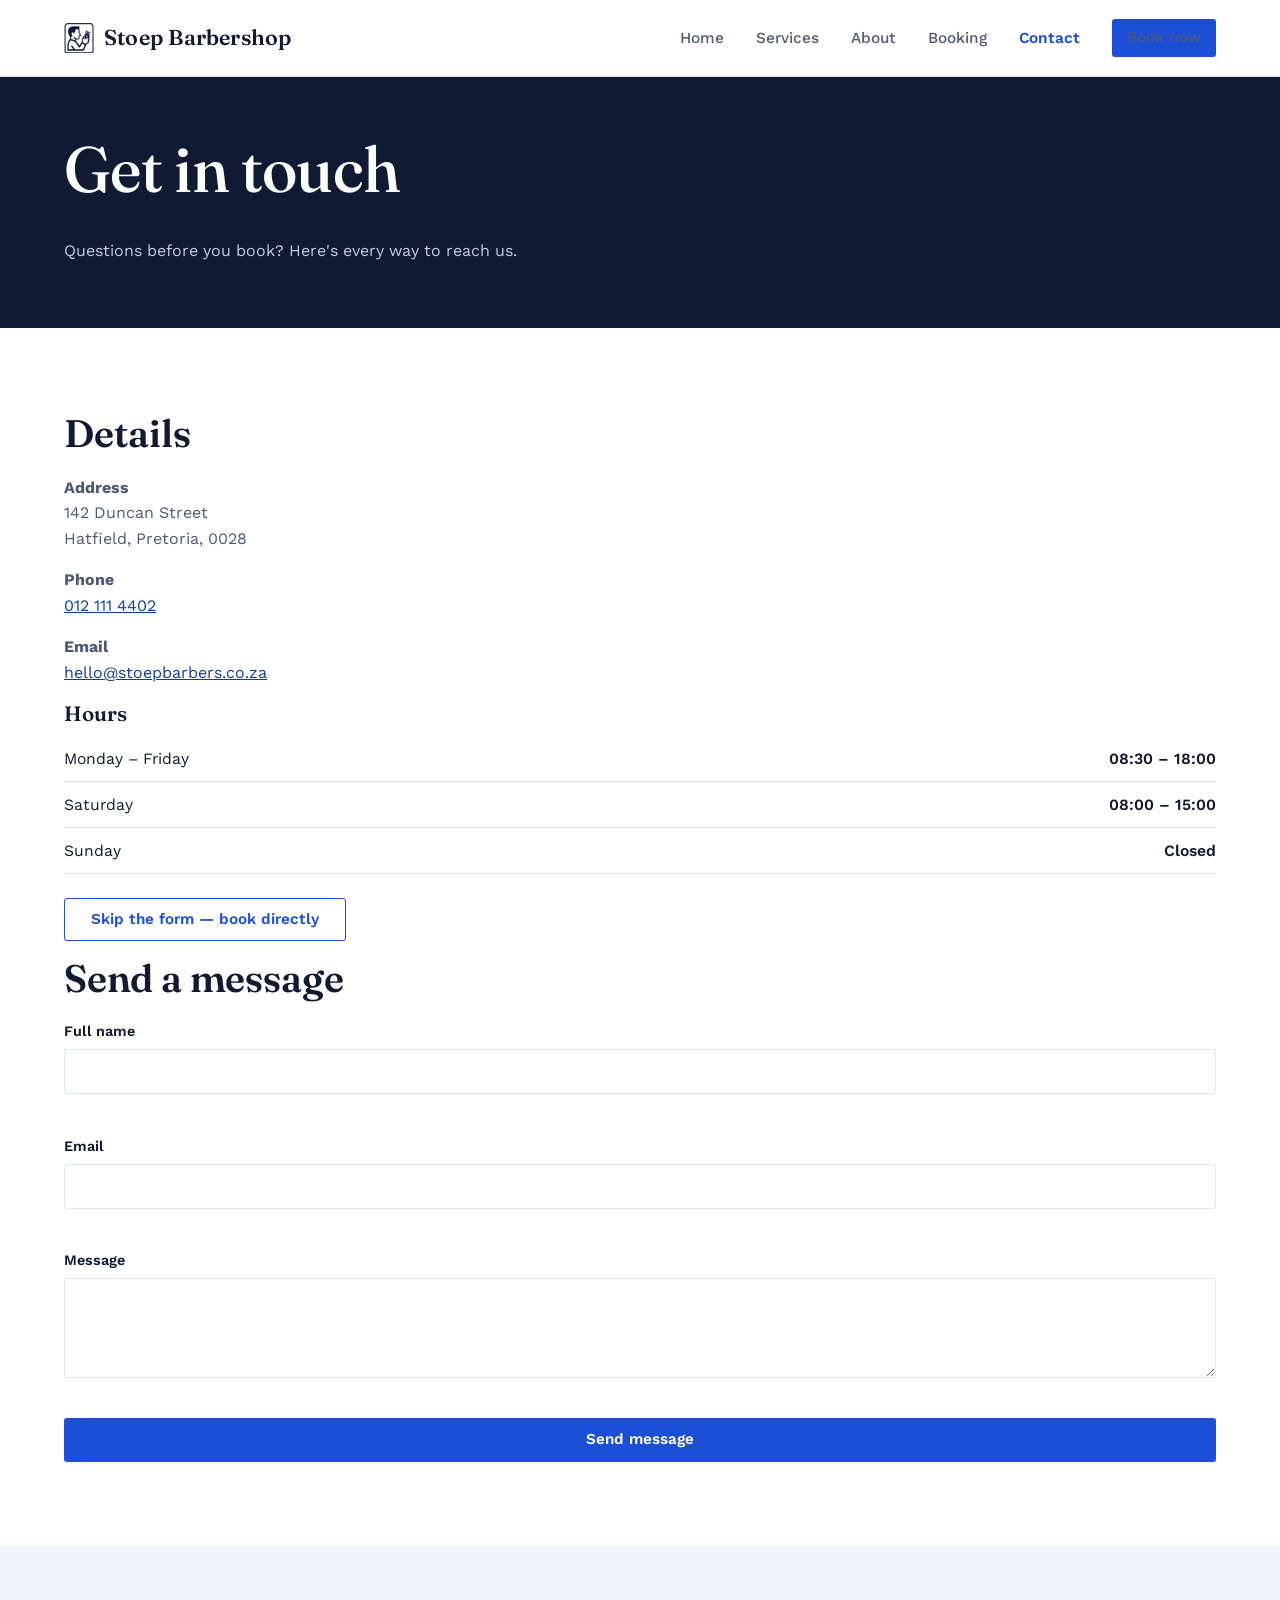
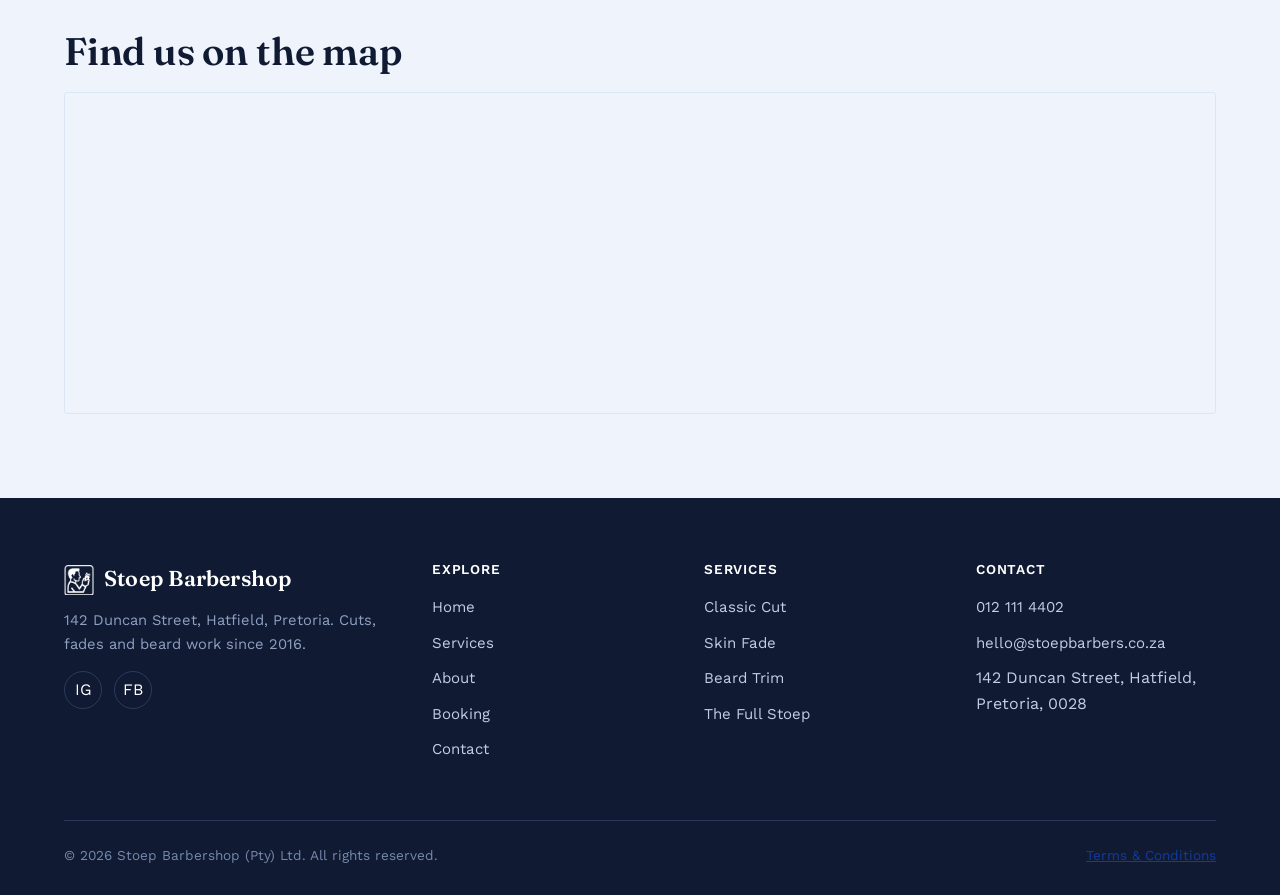
<file: stoep-frontend/contact.html>
<!doctype html>
<html lang="en">
<head>
<meta charset="utf-8">
<meta name="viewport" content="width=device-width, initial-scale=1">
<title>Contact — Stoep Barbershop</title>
<meta name="description" content="Get in touch with Stoep Barbershop in Hatfield, Pretoria: address, phone, email, opening hours and a contact form.">
<link rel="icon" type="image/svg+xml" href="assets/img/favicon.svg">
<link rel="preconnect" href="https://fonts.googleapis.com">
<link rel="preconnect" href="https://fonts.gstatic.com" crossorigin>
<link href="https://fonts.googleapis.com/css2?family=Fraunces:opsz,wght@9..144,500;9..144,600&family=Work+Sans:wght@400;500;600;700&display=swap" rel="stylesheet">
<link rel="stylesheet" href="assets/css/style.css">
</head>
<body>
<a class="skip-link" href="#main">Skip to content</a>

<header class="site-header">
  <div class="container">
    <a class="logo" href="index.html">
<img class="logo-mark" src="assets/img/logo-navy.png" alt="" width="30" height="30">        <rect width="64" height="64" rx="8" fill="#1c1a17"/>
        <path d="M18 14 L18 50 M18 14 L34 14 Q44 14 44 24 Q44 32 34 32 L18 32 M32 32 L44 50" stroke="#f3eedf" stroke-width="5" fill="none" stroke-linecap="round" stroke-linejoin="round"/>
        <circle cx="49" cy="17" r="3" fill="#7a1f31"/>
      </svg>
      <span class="logo-word">Stoep Barbershop</span>
    </a>
    <button class="nav-toggle" aria-expanded="false" aria-controls="mainNav" aria-label="Toggle menu"><span></span></button>
    <nav class="main-nav" id="mainNav" aria-label="Primary">
      <ul>
        <li><a href="index.html">Home</a></li>
        <li><a href="services.html">Services</a></li>
        <li><a href="about.html">About</a></li>
        <li><a href="booking.html">Booking</a></li>
        <li><a href="contact.html" aria-current="page">Contact</a></li>
      </ul>
      <div class="header-cta"><a class="btn btn-primary" href="booking.html">Book now</a></div>
    </nav>
  </div>
</header>

<main id="main">
  <section class="page-hero">
    <div class="container">
      <h1>Get in touch</h1>
      <p>Questions before you book? Here's every way to reach us.</p>
    </div>
  </section>

  <section class="section">
<div class="container contact-grid">
        <div>
        <h2>Details</h2>
        <p><strong>Address</strong><br><span data-shop-address-1></span><br><span data-shop-address-2></span></p>
        <p><strong>Phone</strong><br><a data-shop-phone-href href="#"><span data-shop-phone></span></a></p>
        <p><strong>Email</strong><br><a data-shop-email-href href="#"><span data-shop-email></span></a></p>
        <h3>Hours</h3>
        <ul class="hours-list" data-shop-hours></ul>
        <p style="margin-top:24px"><a class="btn btn-outline" href="booking.html">Skip the form — book directly</a></p>
      </div>
      <div>
        <h2>Send a message</h2>
        <div class="form-status" id="contactStatus" role="status"></div>
        <form id="contactForm" novalidate>
          <div class="field">
            <label for="contactName">Full name</label>
            <input type="text" id="contactName" autocomplete="name" required>
            <span class="field-error" id="contactNameError"></span>
          </div>
          <div class="field">
            <label for="contactEmail">Email</label>
            <input type="email" id="contactEmail" autocomplete="email" required>
            <span class="field-error" id="contactEmailError"></span>
          </div>
          <div class="field">
            <label for="contactMessage">Message</label>
            <textarea id="contactMessage" required></textarea>
            <span class="field-error" id="contactMessageError"></span>
          </div>
          <button type="submit" class="btn btn-primary btn-block">Send message</button>
        </form>
      </div>
    </div>
  </section>

  <section class="section section--panel">
    <div class="container">
      <h2>Find us on the map</h2>
      <div class="map-embed">
        <iframe title="Map showing Stoep Barbershop's location in Hatfield, Pretoria" loading="lazy" referrerpolicy="no-referrer-when-downgrade" src="https://www.google.com/maps?q=142+Duncan+Street+Hatfield+Pretoria&output=embed"></iframe>
      </div>
    </div>
  </section>
</main>

<footer class="site-footer">
  <div class="container">
    <div class="footer-grid">
      <div class="footer-brand">
        <a class="logo" href="index.html">
<img class="logo-mark" src="assets/img/logo-white.png" alt="" width="30" height="30">            <rect width="64" height="64" rx="8" fill="#f3eedf"/>
            <path d="M18 14 L18 50 M18 14 L34 14 Q44 14 44 24 Q44 32 34 32 L18 32 M32 32 L44 50" stroke="#1c1a17" stroke-width="5" fill="none" stroke-linecap="round" stroke-linejoin="round"/>
            <circle cx="49" cy="17" r="3" fill="#7a1f31"/>
          </svg>
          <span class="logo-word">Stoep Barbershop</span>
        </a>
        <p>142 Duncan Street, Hatfield, Pretoria. Cuts, fades and beard work since 2016.</p>
        <div class="footer-social">
          <a data-shop-instagram href="#" aria-label="Stoep Barbershop on Instagram" target="_blank" rel="noopener">IG</a>
          <a data-shop-facebook href="#" aria-label="Stoep Barbershop on Facebook" target="_blank" rel="noopener">FB</a>
        </div>
      </div>
      <div class="footer-col">
        <h4>Explore</h4>
        <ul>
          <li><a href="index.html">Home</a></li>
          <li><a href="services.html">Services</a></li>
          <li><a href="about.html">About</a></li>
          <li><a href="booking.html">Booking</a></li>
          <li><a href="contact.html">Contact</a></li>
        </ul>
      </div>
      <div class="footer-col">
        <h4>Services</h4>
        <ul>
          <li><a href="services.html#classic">Classic Cut</a></li>
          <li><a href="services.html#fade">Skin Fade</a></li>
          <li><a href="services.html#beard">Beard Trim</a></li>
          <li><a href="services.html#full">The Full Stoep</a></li>
        </ul>
      </div>
      <div class="footer-col">
        <h4>Contact</h4>
        <ul>
          <li><a data-shop-phone-href href="#"><span data-shop-phone></span></a></li>
          <li><a data-shop-email-href href="#"><span data-shop-email></span></a></li>
          <li><span data-shop-address></span></li>
        </ul>
      </div>
    </div>
    <div class="footer-bottom">
      <span>© <span data-year></span> Stoep Barbershop (Pty) Ltd. All rights reserved.</span>
      <span><a href="terms.html">Terms &amp; Conditions</a></span>
    </div>
  </div>
</footer>

<script src="assets/js/data.js"></script>
<script src="assets/js/main.js"></script>
<script>
(function(){
  var form = document.getElementById("contactForm");
  var status = document.getElementById("contactStatus");
  function setError(id, ok, msg){
    var input = document.getElementById(id);
    var err = document.getElementById(id+"Error");
    input.setAttribute("aria-invalid", String(!ok));
    if (err) err.textContent = ok ? "" : msg;
    return ok;
  }
  form.addEventListener("submit", function(e){
    e.preventDefault();
    var name = document.getElementById("contactName").value.trim();
    var email = document.getElementById("contactEmail").value.trim();
    var message = document.getElementById("contactMessage").value.trim();

    var valid = true;
    valid = setError("contactName", name.length >= 2, "Enter your name.") && valid;
    valid = setError("contactEmail", /^[^\s@]+@[^\s@]+\.[^\s@]+$/.test(email), "Enter a valid email address.") && valid;
    valid = setError("contactMessage", message.length >= 10, "Message should be at least 10 characters.") && valid;

    status.className = "form-status";
    if (!valid) {
      status.classList.add("error", "is-visible");
      status.textContent = "Please fix the highlighted fields and try again.";
      return;
    }

    // No backend is connected in this build, so we open the customer's own
    // mail client with the message pre-filled rather than pretending to submit silently.
    var subject = encodeURIComponent("Message from " + name + " via stoepbarbers.co.za");
    var body = encodeURIComponent(message + "\n\n— " + name + " (" + email + ")");
    window.location.href = "mailto:" + SHOP.email + "?subject=" + subject + "&body=" + body;

    status.classList.add("success", "is-visible");
    status.textContent = "Opening your email app to send this to us. If nothing opens, email " + SHOP.email + " directly.";
    form.reset();
  });
})();
</script>
</body>
</html>
</file>
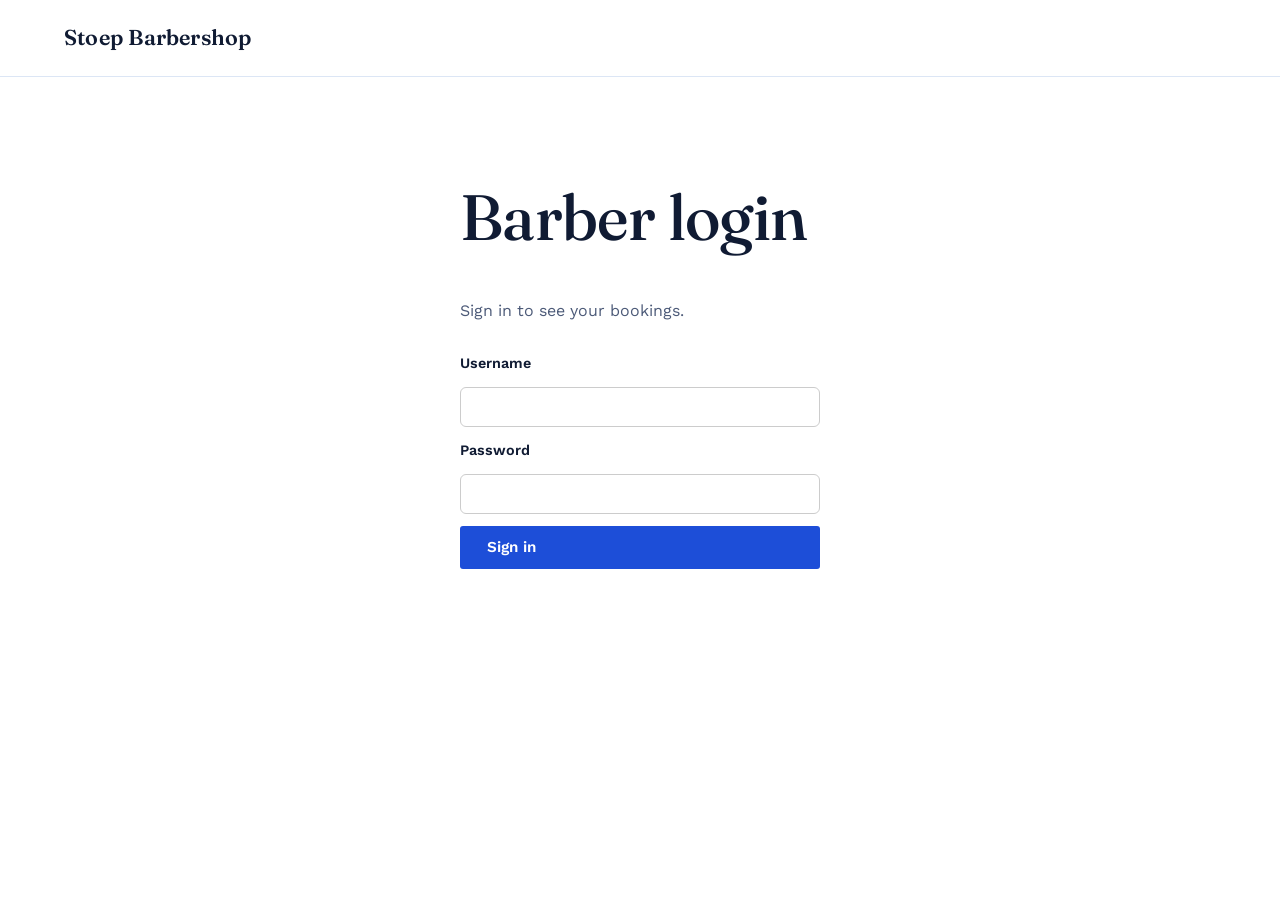
<file: stoep-frontend/dashboard.html>
<!doctype html>
<html lang="en">
<head>
<meta charset="utf-8">
<meta name="viewport" content="width=device-width, initial-scale=1">
<title>Barber Dashboard — Stoep Barbershop</title>
<link rel="icon" type="image/svg+xml" href="assets/img/favicon.svg">
<link rel="preconnect" href="https://fonts.googleapis.com">
<link rel="preconnect" href="https://fonts.gstatic.com" crossorigin>
<link href="https://fonts.googleapis.com/css2?family=Fraunces:opsz,wght@9..144,500;9..144,600&family=Work+Sans:wght@400;500;600;700&display=swap" rel="stylesheet">
<link rel="stylesheet" href="assets/css/style.css">
<style>
  .dash-wrap { max-width: 900px; margin: 0 auto; padding: 2.5rem 1rem 4rem; }
  .dash-login { max-width: 360px; margin: 4rem auto; display: grid; gap: .75rem; }
  .dash-login input { padding: .6rem .75rem; border: 1px solid #ccc; border-radius: 6px; font-size: 1rem; }
  .dash-header { display: flex; justify-content: space-between; align-items: center; gap: 1rem; flex-wrap: wrap; margin-bottom: 1.5rem; }
  .dash-filters { display: flex; gap: .75rem; align-items: end; flex-wrap: wrap; margin-bottom: 1.5rem; }
  .dash-filters label { display: block; font-size: .8rem; margin-bottom: .25rem; }
  .dash-filters input, .dash-filters select { padding: .45rem .6rem; border: 1px solid #ccc; border-radius: 6px; }
  table.dash-table { width: 100%; border-collapse: collapse; font-size: .92rem; }
  table.dash-table th, table.dash-table td { text-align: left; padding: .6rem .5rem; border-bottom: 1px solid #e5e0d5; vertical-align: top; }
  .status-pill { display: inline-block; padding: .15rem .55rem; border-radius: 999px; font-size: .75rem; font-weight: 600; }
  .status-Confirmed { background: #e7f0e5; color: #2f5d33; }
  .status-Completed { background: #e2e8f5; color: #2b3f7a; }
  .status-Cancelled { background: #f5e2e2; color: #7a2b2b; }
  .status-NoShow { background: #f5eee2; color: #7a5c2b; }
  .row-actions { display: flex; gap: .4rem; flex-wrap: wrap; }
  .row-actions button { font-size: .78rem; padding: .3rem .55rem; border-radius: 5px; border: 1px solid #ccc; background: #fff; cursor: pointer; }
  .row-actions button:hover { background: #f2ede0; }
  #dashError { color: #7a1f31; margin: .5rem 0; }
  #dashEmpty { color: #666; padding: 1rem 0; }
</style>
</head>
<body>

<header class="site-header">
  <div class="container">
    <a class="logo" href="index.html">
      <span class="logo-word">Stoep Barbershop</span>
    </a>
  </div>
</header>

<main id="main">
  <div class="dash-wrap">

    <form id="loginForm" class="dash-login">
      <h1>Barber login</h1>
      <p>Sign in to see your bookings.</p>
      <label for="loginUser">Username</label>
      <input id="loginUser" name="username" autocomplete="username" required>
      <label for="loginPass">Password</label>
      <input id="loginPass" name="password" type="password" autocomplete="current-password" required>
      <button class="btn btn-primary" type="submit">Sign in</button>
      <p id="loginError" style="color:#7a1f31; display:none;"></p>
    </form>

    <div id="dashApp" style="display:none;">
      <div class="dash-header">
        <div>
          <h1 id="dashTitle" style="margin:0;">Your bookings</h1>
          <p id="dashSubtitle" style="margin:.2rem 0 0; color:#666;"></p>
        </div>
        <button class="btn btn-outline" id="logoutBtn" type="button">Sign out</button>
      </div>

      <div class="dash-filters">
        <div>
          <label for="fromDate">From</label>
          <input id="fromDate" type="date">
        </div>
        <div>
          <label for="toDate">To</label>
          <input id="toDate" type="date">
        </div>
        <div id="barberFilterWrap" style="display:none;">
          <label for="barberFilter">Barber</label>
          <select id="barberFilter">
            <option value="">All barbers</option>
          </select>
        </div>
        <div>
          <button class="btn btn-primary" id="refreshBtn" type="button">Refresh</button>
        </div>
      </div>

      <p id="dashError" style="display:none;"></p>
      <p id="dashEmpty" style="display:none;">No bookings in this range.</p>

      <div style="overflow-x:auto;">
        <table class="dash-table" id="dashTable" style="display:none;">
          <thead>
            <tr>
              <th>Date</th><th>Time</th><th>Service</th><th>Barber</th><th>Customer</th><th>Status</th><th>Actions</th>
            </tr>
          </thead>
          <tbody id="dashTableBody"></tbody>
        </table>
      </div>
    </div>

  </div>
</main>

<script src="assets/js/data.js"></script>
<script src="assets/js/api.js"></script>
<script src="assets/js/dashboard.js"></script>
</body>
</html>
</file>
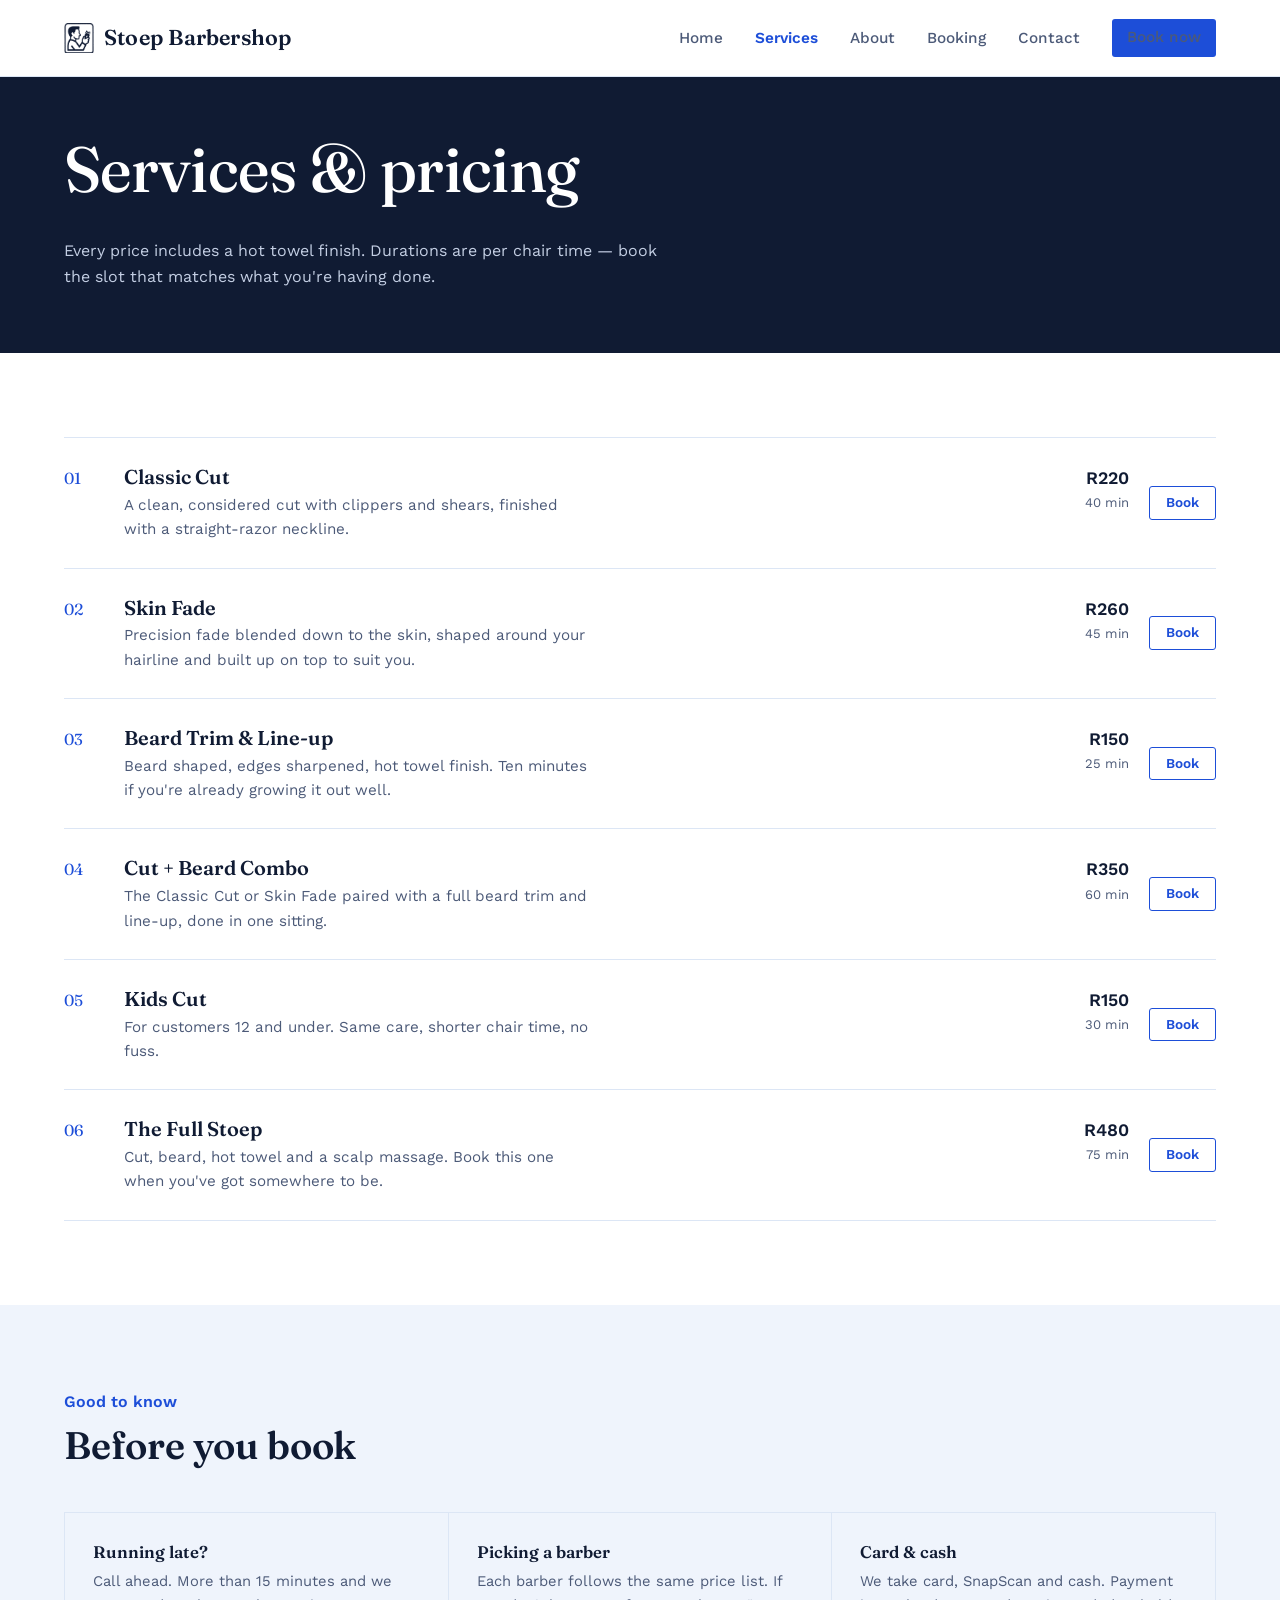
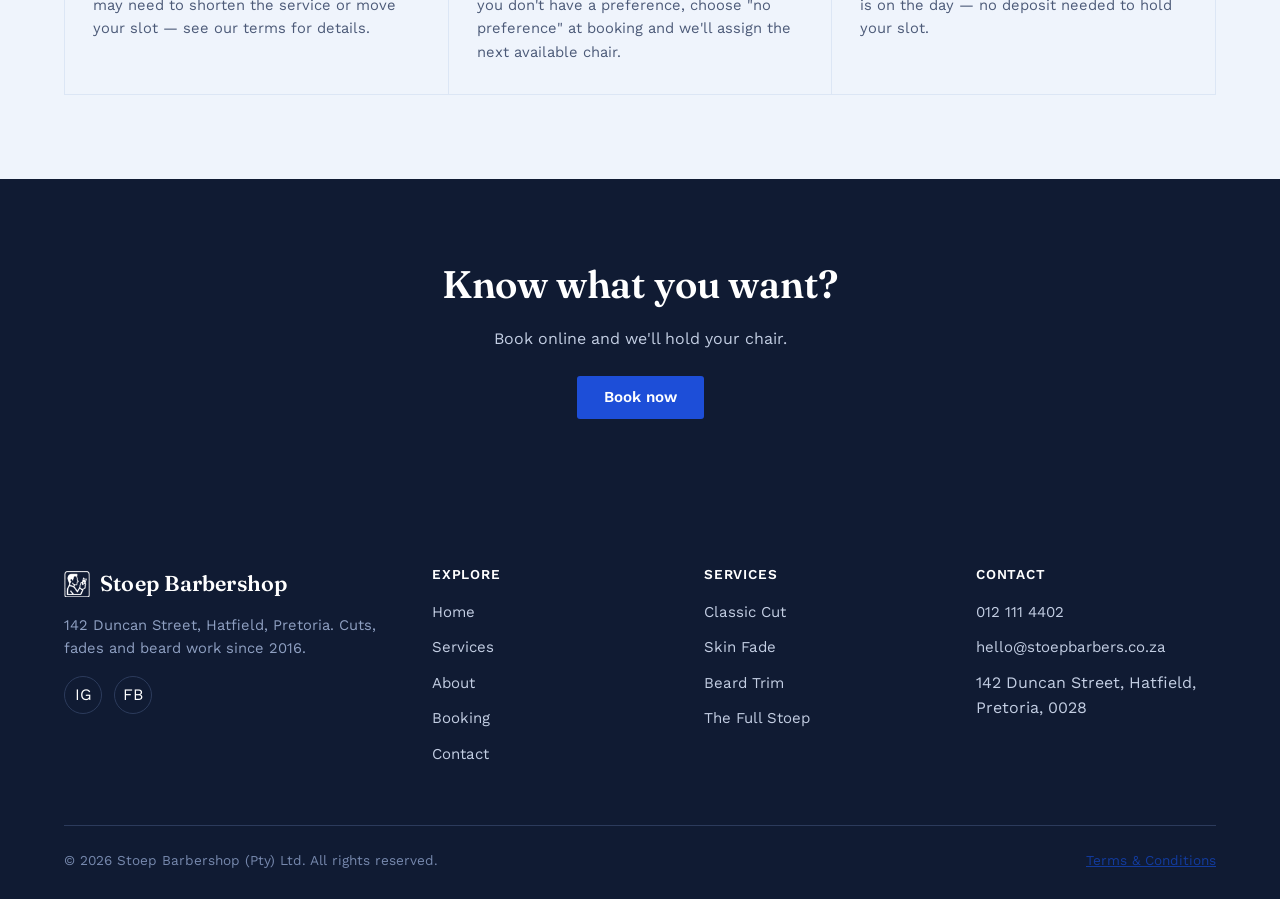
<file: stoep-frontend/services.html>
<!doctype html>
<html lang="en">
<head>
<meta charset="utf-8">
<meta name="viewport" content="width=device-width, initial-scale=1">
<title>Services &amp; Pricing — Stoep Barbershop</title>
<meta name="description" content="Full price list for Stoep Barbershop: classic cuts, skin fades, beard trims and grooming packages, with durations in Hatfield, Pretoria.">
<link rel="icon" type="image/svg+xml" href="assets/img/favicon.svg">
<link rel="preconnect" href="https://fonts.googleapis.com">
<link rel="preconnect" href="https://fonts.gstatic.com" crossorigin>
<link href="https://fonts.googleapis.com/css2?family=Fraunces:opsz,wght@9..144,500;9..144,600&family=Work+Sans:wght@400;500;600;700&display=swap" rel="stylesheet">
<link rel="stylesheet" href="assets/css/style.css">
</head>
<body>
<a class="skip-link" href="#main">Skip to content</a>

<header class="site-header">
  <div class="container">
    <a class="logo" href="index.html">
<img class="logo-mark" src="assets/img/logo-navy.png" alt="" width="30" height="30">        <rect width="64" height="64" rx="8" fill="#1c1a17"/>
        <path d="M18 14 L18 50 M18 14 L34 14 Q44 14 44 24 Q44 32 34 32 L18 32 M32 32 L44 50" stroke="#f3eedf" stroke-width="5" fill="none" stroke-linecap="round" stroke-linejoin="round"/>
        <circle cx="49" cy="17" r="3" fill="#7a1f31"/>
      </svg>
      <span class="logo-word">Stoep Barbershop</span>
    </a>
    <button class="nav-toggle" aria-expanded="false" aria-controls="mainNav" aria-label="Toggle menu"><span></span></button>
    <nav class="main-nav" id="mainNav" aria-label="Primary">
      <ul>
        <li><a href="index.html">Home</a></li>
        <li><a href="services.html" aria-current="page">Services</a></li>
        <li><a href="about.html">About</a></li>
        <li><a href="booking.html">Booking</a></li>
        <li><a href="contact.html">Contact</a></li>
      </ul>
      <div class="header-cta"><a class="btn btn-primary" href="booking.html">Book now</a></div>
    </nav>
  </div>
</header>

<main id="main">
  <section class="page-hero">
    <div class="container">
      <h1>Services &amp; pricing</h1>
      <p>Every price includes a hot towel finish. Durations are per chair time — book the slot that matches what you're having done.</p>
    </div>
  </section>

  <section class="section">
    <div class="container">
      <div class="service-list" id="fullServiceList"></div>
    </div>
  </section>

  <section class="section section--panel">
    <div class="container">
      <div class="section-head">
        <span class="kicker">Good to know</span>
        <h2>Before you book</h2>
      </div>
      <div class="value-grid">
        <div class="value-item">
          <h3>Running late?</h3>
          <p>Call ahead. More than 15 minutes and we may need to shorten the service or move your slot — see our terms for details.</p>
        </div>
        <div class="value-item">
          <h3>Picking a barber</h3>
          <p>Each barber follows the same price list. If you don't have a preference, choose "no preference" at booking and we'll assign the next available chair.</p>
        </div>
        <div class="value-item">
          <h3>Card &amp; cash</h3>
          <p>We take card, SnapScan and cash. Payment is on the day — no deposit needed to hold your slot.</p>
        </div>
      </div>
    </div>
  </section>

  <section class="section cta-band">
    <div class="container">
      <h2>Know what you want?</h2>
      <p>Book online and we'll hold your chair.</p>
      <a class="btn btn-primary" href="booking.html">Book now</a>
    </div>
  </section>
</main>

<footer class="site-footer">
  <div class="container">
    <div class="footer-grid">
      <div class="footer-brand">
        <a class="logo" href="index.html">
<img class="logo-mark" src="assets/img/logo-white.png" alt="" width="26" height="26">            <rect width="64" height="64" rx="8" fill="#f3eedf"/>
            <path d="M18 14 L18 50 M18 14 L34 14 Q44 14 44 24 Q44 32 34 32 L18 32 M32 32 L44 50" stroke="#1c1a17" stroke-width="5" fill="none" stroke-linecap="round" stroke-linejoin="round"/>
            <circle cx="49" cy="17" r="3" fill="#7a1f31"/>
          </svg>
          <span class="logo-word">Stoep Barbershop</span>
        </a>
        <p>142 Duncan Street, Hatfield, Pretoria. Cuts, fades and beard work since 2016.</p>
        <div class="footer-social">
          <a data-shop-instagram href="#" aria-label="Stoep Barbershop on Instagram" target="_blank" rel="noopener">IG</a>
          <a data-shop-facebook href="#" aria-label="Stoep Barbershop on Facebook" target="_blank" rel="noopener">FB</a>
        </div>
      </div>
      <div class="footer-col">
        <h4>Explore</h4>
        <ul>
          <li><a href="index.html">Home</a></li>
          <li><a href="services.html">Services</a></li>
          <li><a href="about.html">About</a></li>
          <li><a href="booking.html">Booking</a></li>
          <li><a href="contact.html">Contact</a></li>
        </ul>
      </div>
      <div class="footer-col">
        <h4>Services</h4>
        <ul>
          <li><a href="services.html#classic">Classic Cut</a></li>
          <li><a href="services.html#fade">Skin Fade</a></li>
          <li><a href="services.html#beard">Beard Trim</a></li>
          <li><a href="services.html#full">The Full Stoep</a></li>
        </ul>
      </div>
      <div class="footer-col">
        <h4>Contact</h4>
        <ul>
          <li><a data-shop-phone-href href="#"><span data-shop-phone></span></a></li>
          <li><a data-shop-email-href href="#"><span data-shop-email></span></a></li>
          <li><span data-shop-address></span></li>
        </ul>
      </div>
    </div>
    <div class="footer-bottom">
      <span>© <span data-year></span> Stoep Barbershop (Pty) Ltd. All rights reserved.</span>
      <span><a href="terms.html">Terms &amp; Conditions</a></span>
    </div>
  </div>
</footer>

<script src="assets/js/data.js"></script>
<script src="assets/js/main.js"></script>
<script>
  document.getElementById("fullServiceList").innerHTML = SERVICES.map(function(s, i){
    return '<div class="service-row" id="'+s.id+'">' +
      '<span class="service-num">0'+(i+1)+'</span>' +
      '<div><h3 class="service-name">'+s.name+'</h3><p class="service-desc">'+s.description+'</p></div>' +
      '<div class="service-meta"><span class="service-price">R'+s.price+'</span><span class="service-duration">'+s.duration+' min</span></div>' +
      '<div class="service-book"><a class="btn btn-outline btn-sm" href="booking.html?service='+s.id+'">Book</a></div>' +
    '</div>';
  }).join("");
</script>
</body>
</html>
</file>
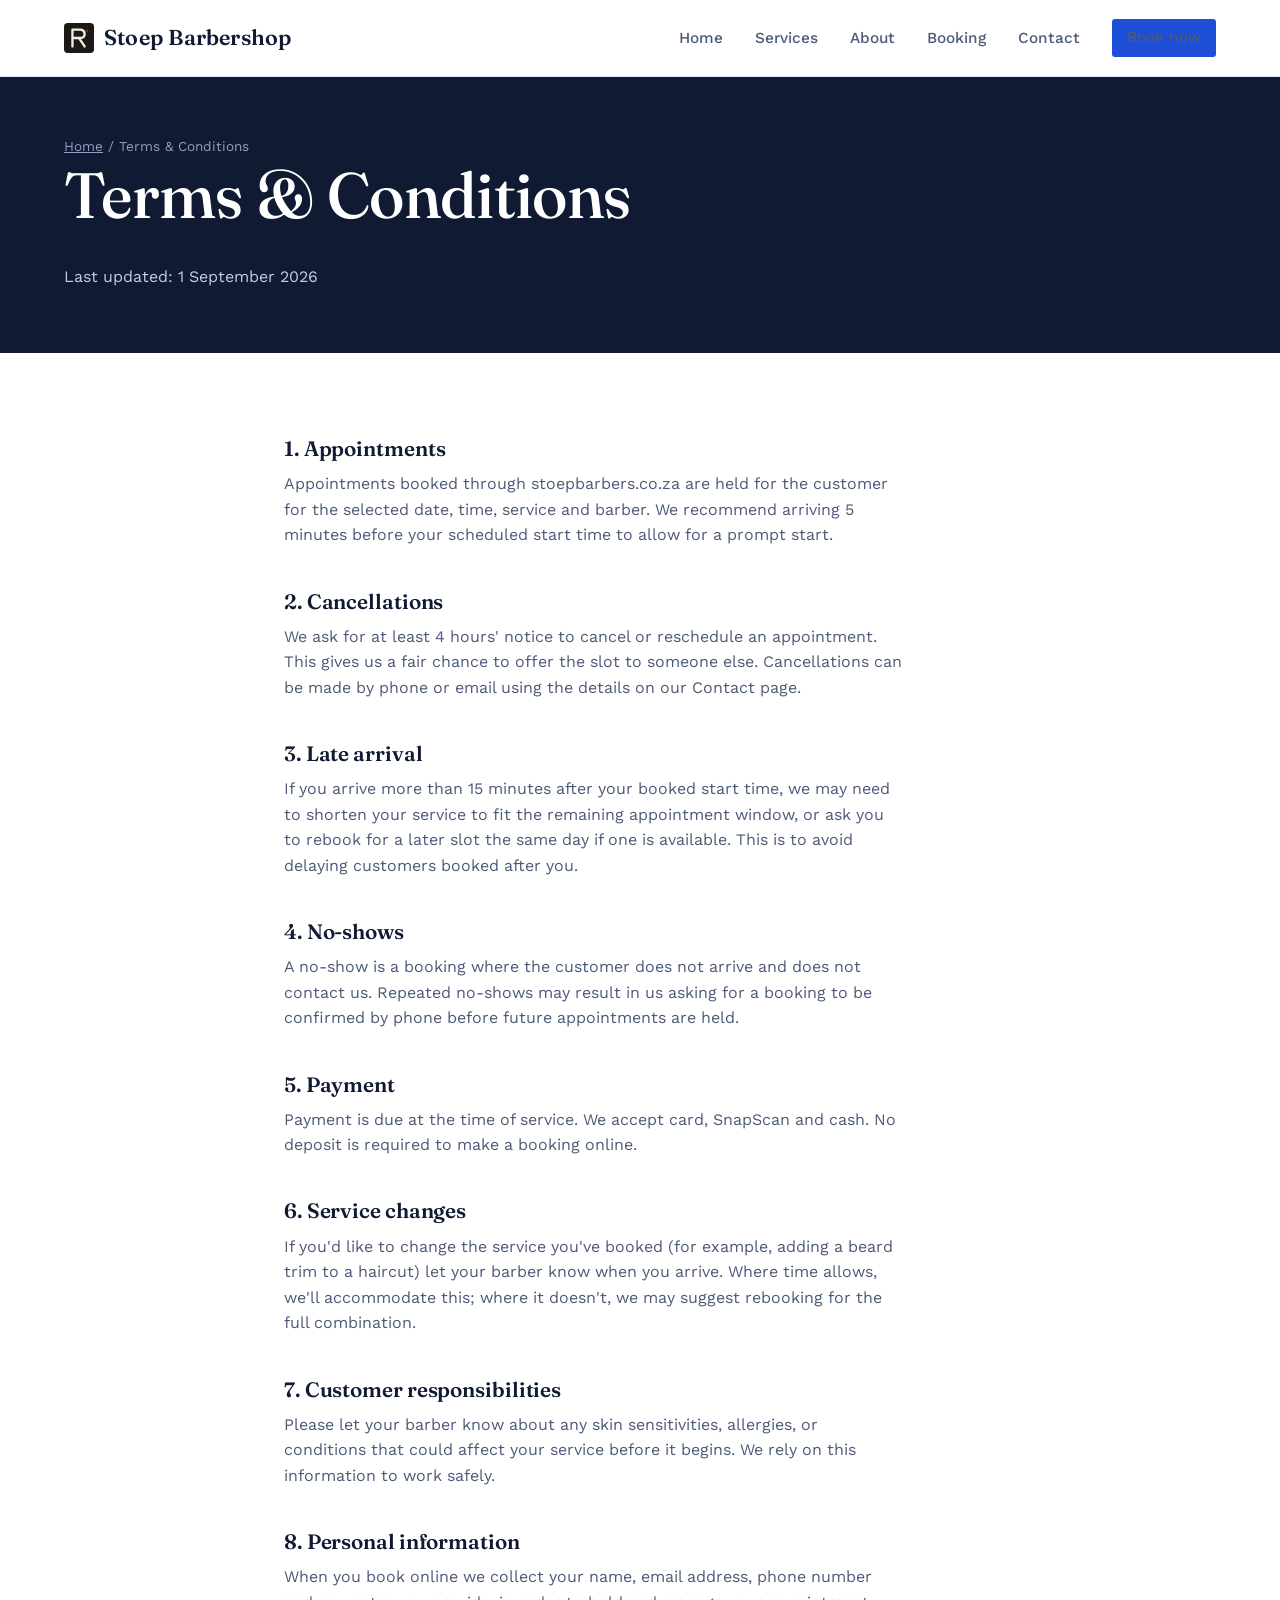
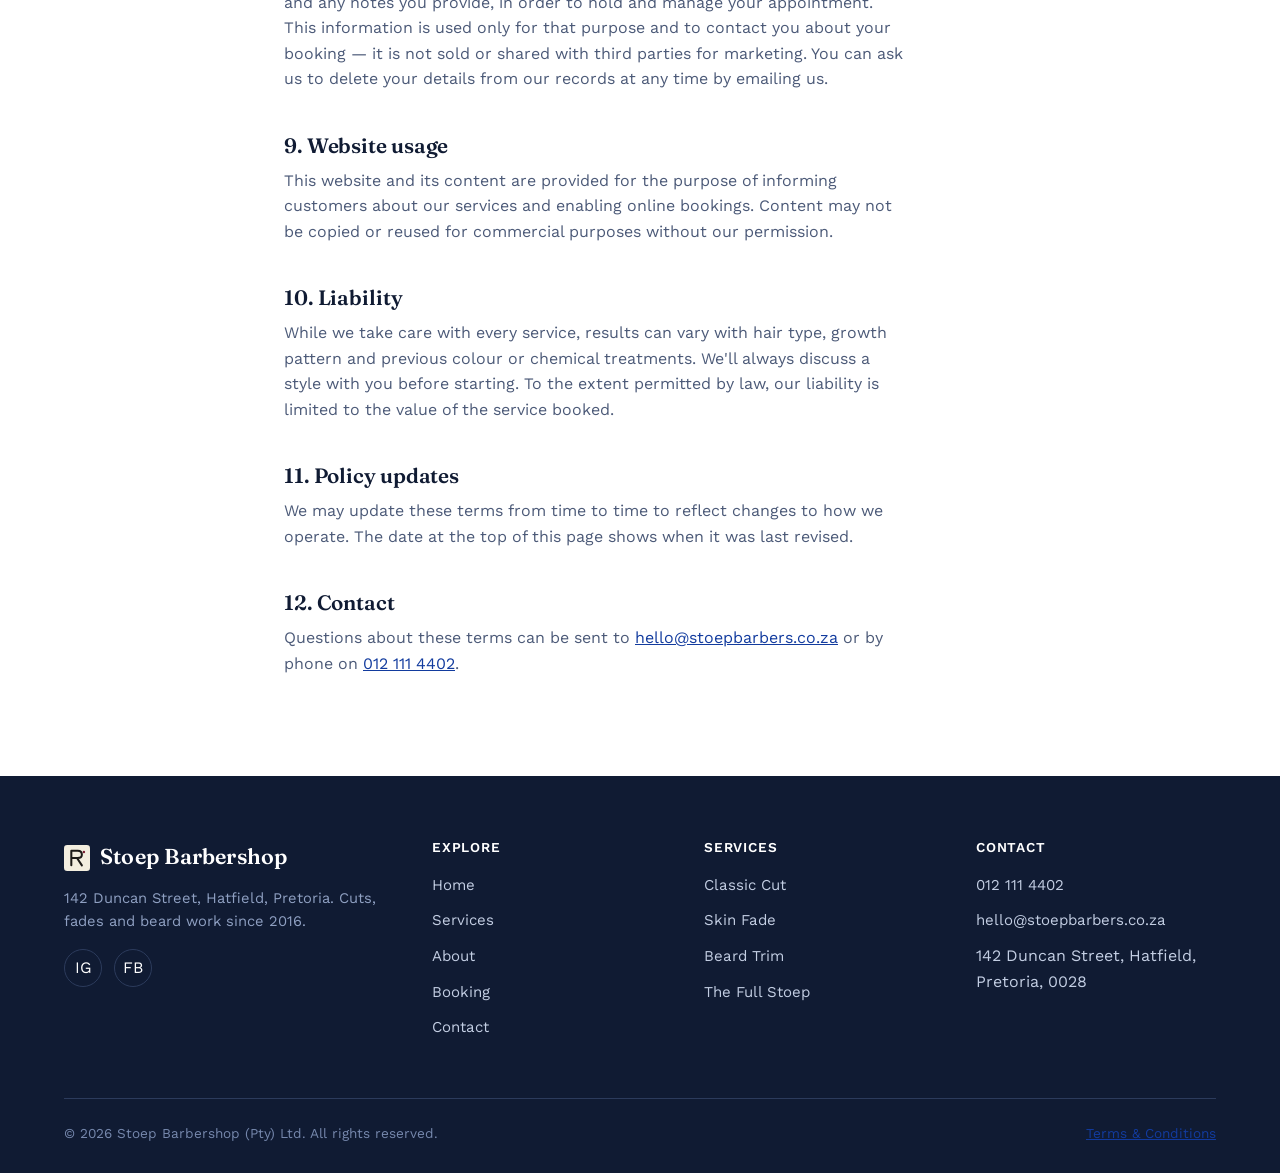
<file: stoep-frontend/terms.html>
<!doctype html>
<html lang="en">
<head>
<meta charset="utf-8">
<meta name="viewport" content="width=device-width, initial-scale=1">
<title>Terms &amp; Conditions — Stoep Barbershop</title>
<meta name="description" content="Terms and conditions for booking and visiting Stoep Barbershop in Hatfield, Pretoria.">
<link rel="icon" type="image/svg+xml" href="assets/img/favicon.svg">
<link rel="preconnect" href="https://fonts.googleapis.com">
<link rel="preconnect" href="https://fonts.gstatic.com" crossorigin>
<link href="https://fonts.googleapis.com/css2?family=Fraunces:opsz,wght@9..144,500;9..144,600&family=Work+Sans:wght@400;500;600;700&display=swap" rel="stylesheet">
<link rel="stylesheet" href="assets/css/style.css">
</head>
<body>
<a class="skip-link" href="#main">Skip to content</a>

<header class="site-header">
  <div class="container">
    <a class="logo" href="index.html">
      <svg class="logo-mark" width="30" height="30" viewBox="0 0 64 64" aria-hidden="true">
        <rect width="64" height="64" rx="8" fill="#1c1a17"/>
        <path d="M18 14 L18 50 M18 14 L34 14 Q44 14 44 24 Q44 32 34 32 L18 32 M32 32 L44 50" stroke="#f3eedf" stroke-width="5" fill="none" stroke-linecap="round" stroke-linejoin="round"/>
        <circle cx="49" cy="17" r="3" fill="#7a1f31"/>
      </svg>
      <span class="logo-word">Stoep Barbershop</span>
    </a>
    <button class="nav-toggle" aria-expanded="false" aria-controls="mainNav" aria-label="Toggle menu"><span></span></button>
    <nav class="main-nav" id="mainNav" aria-label="Primary">
      <ul>
        <li><a href="index.html">Home</a></li>
        <li><a href="services.html">Services</a></li>
        <li><a href="about.html">About</a></li>
        <li><a href="booking.html">Booking</a></li>
        <li><a href="contact.html">Contact</a></li>
      </ul>
      <div class="header-cta"><a class="btn btn-primary" href="booking.html">Book now</a></div>
    </nav>
  </div>
</header>

<main id="main">
  <section class="page-hero">
    <div class="container">
      <span class="breadcrumb"><a href="index.html">Home</a> / Terms &amp; Conditions</span>
      <h1>Terms &amp; Conditions</h1>
      <p>Last updated: 1 September 2026</p>
    </div>
  </section>

  <section class="section">
    <div class="container legal-content" style="max-width:760px">

      <h2>1. Appointments</h2>
      <p>Appointments booked through stoepbarbers.co.za are held for the customer for the selected date, time, service and barber. We recommend arriving 5 minutes before your scheduled start time to allow for a prompt start.</p>

      <h2>2. Cancellations</h2>
      <p>We ask for at least 4 hours' notice to cancel or reschedule an appointment. This gives us a fair chance to offer the slot to someone else. Cancellations can be made by phone or email using the details on our Contact page.</p>

      <h2>3. Late arrival</h2>
      <p>If you arrive more than 15 minutes after your booked start time, we may need to shorten your service to fit the remaining appointment window, or ask you to rebook for a later slot the same day if one is available. This is to avoid delaying customers booked after you.</p>

      <h2>4. No-shows</h2>
      <p>A no-show is a booking where the customer does not arrive and does not contact us. Repeated no-shows may result in us asking for a booking to be confirmed by phone before future appointments are held.</p>

      <h2>5. Payment</h2>
      <p>Payment is due at the time of service. We accept card, SnapScan and cash. No deposit is required to make a booking online.</p>

      <h2>6. Service changes</h2>
      <p>If you'd like to change the service you've booked (for example, adding a beard trim to a haircut) let your barber know when you arrive. Where time allows, we'll accommodate this; where it doesn't, we may suggest rebooking for the full combination.</p>

      <h2>7. Customer responsibilities</h2>
      <p>Please let your barber know about any skin sensitivities, allergies, or conditions that could affect your service before it begins. We rely on this information to work safely.</p>

      <h2>8. Personal information</h2>
      <p>When you book online we collect your name, email address, phone number and any notes you provide, in order to hold and manage your appointment. This information is used only for that purpose and to contact you about your booking — it is not sold or shared with third parties for marketing. You can ask us to delete your details from our records at any time by emailing us.</p>

      <h2>9. Website usage</h2>
      <p>This website and its content are provided for the purpose of informing customers about our services and enabling online bookings. Content may not be copied or reused for commercial purposes without our permission.</p>

      <h2>10. Liability</h2>
      <p>While we take care with every service, results can vary with hair type, growth pattern and previous colour or chemical treatments. We'll always discuss a style with you before starting. To the extent permitted by law, our liability is limited to the value of the service booked.</p>

      <h2>11. Policy updates</h2>
      <p>We may update these terms from time to time to reflect changes to how we operate. The date at the top of this page shows when it was last revised.</p>

      <h2>12. Contact</h2>
      <p>Questions about these terms can be sent to <a data-shop-email-href href="#"><span data-shop-email></span></a> or by phone on <a data-shop-phone-href href="#"><span data-shop-phone></span></a>.</p>

    </div>
  </section>
</main>

<footer class="site-footer">
  <div class="container">
    <div class="footer-grid">
      <div class="footer-brand">
        <a class="logo" href="index.html">
          <svg class="logo-mark" width="26" height="26" viewBox="0 0 64 64" aria-hidden="true">
            <rect width="64" height="64" rx="8" fill="#f3eedf"/>
            <path d="M18 14 L18 50 M18 14 L34 14 Q44 14 44 24 Q44 32 34 32 L18 32 M32 32 L44 50" stroke="#1c1a17" stroke-width="5" fill="none" stroke-linecap="round" stroke-linejoin="round"/>
            <circle cx="49" cy="17" r="3" fill="#7a1f31"/>
          </svg>
          <span class="logo-word">Stoep Barbershop</span>
        </a>
        <p>142 Duncan Street, Hatfield, Pretoria. Cuts, fades and beard work since 2016.</p>
        <div class="footer-social">
          <a data-shop-instagram href="#" aria-label="Stoep Barbershop on Instagram" target="_blank" rel="noopener">IG</a>
          <a data-shop-facebook href="#" aria-label="Stoep Barbershop on Facebook" target="_blank" rel="noopener">FB</a>
        </div>
      </div>
      <div class="footer-col">
        <h4>Explore</h4>
        <ul>
          <li><a href="index.html">Home</a></li>
          <li><a href="services.html">Services</a></li>
          <li><a href="about.html">About</a></li>
          <li><a href="booking.html">Booking</a></li>
          <li><a href="contact.html">Contact</a></li>
        </ul>
      </div>
      <div class="footer-col">
        <h4>Services</h4>
        <ul>
          <li><a href="services.html#classic">Classic Cut</a></li>
          <li><a href="services.html#fade">Skin Fade</a></li>
          <li><a href="services.html#beard">Beard Trim</a></li>
          <li><a href="services.html#full">The Full Stoep</a></li>
        </ul>
      </div>
      <div class="footer-col">
        <h4>Contact</h4>
        <ul>
          <li><a data-shop-phone-href href="#"><span data-shop-phone></span></a></li>
          <li><a data-shop-email-href href="#"><span data-shop-email></span></a></li>
          <li><span data-shop-address></span></li>
        </ul>
      </div>
    </div>
    <div class="footer-bottom">
      <span>© <span data-year></span> Stoep Barbershop (Pty) Ltd. All rights reserved.</span>
      <span><a href="terms.html" aria-current="page">Terms &amp; Conditions</a></span>
    </div>
  </div>
</footer>

<script src="assets/js/data.js"></script>
<script src="assets/js/main.js"></script>
</body>
</html>
</file>
<file: stoep-frontend/assets/css/style.css>
/* ============================================================
   Stoep Barbershop — stylesheet
   Tokens: ink #101B33, paper #FFFFFF, panel #EFF4FC,
           blue #1D4ED8, blue-dark #123B9E, line #DCE6F5
   Display type: Fraunces / Body: Work Sans
   ============================================================ */

:root {
  --ink: #101b33;
  --ink-soft: #4c5a78;
  --paper: #ffffff;
  --panel: #eff4fc;
  --line: #dce6f5;
  --blue: #1d4ed8;
  --blue-dark: #123b9e;
  --blue-pale: #e8f0fe;
  --success: #1f7a4d;
  --danger: #c0392b;
  --focus: #2563eb;

  --font-display: "Fraunces", Georgia, "Times New Roman", serif;
  --font-body: "Work Sans", -apple-system, BlinkMacSystemFont, "Segoe UI", sans-serif;

  --max-width: 1200px;
  --radius: 3px;
}

* { box-sizing: border-box; }
html { scroll-behavior: smooth; }
@media (prefers-reduced-motion: reduce) {
  html { scroll-behavior: auto; }
  *, *::before, *::after { animation-duration: 0.01ms !important; animation-iteration-count: 1 !important; transition-duration: 0.01ms !important; scroll-behavior: auto !important; }
}

body {
  margin: 0;
  background: var(--paper);
  color: var(--ink);
  font-family: var(--font-body);
  font-size: 16px;
  line-height: 1.6;
  -webkit-font-smoothing: antialiased;
}

img { max-width: 100%; display: block; }

h1, h2, h3, h4 {
  font-family: var(--font-display);
  font-weight: 600;
  line-height: 1.14;
  margin: 0 0 0.5em;
  color: var(--ink);
}
h1 { font-size: clamp(2.4rem, 5vw, 4rem); font-weight: 500; letter-spacing: -0.01em; }
h2 { font-size: clamp(1.7rem, 3vw, 2.4rem); letter-spacing: -0.005em; }
h3 { font-size: 1.3rem; }
p { margin: 0 0 1em; max-width: 62ch; color: var(--ink-soft); }
a { color: var(--blue-dark); }

.container {
  max-width: var(--max-width);
  margin: 0 auto;
  padding: 0 24px;
}

/* Focus visibility */
a:focus-visible, button:focus-visible, input:focus-visible,
select:focus-visible, textarea:focus-visible, [tabindex]:focus-visible {
  outline: 2px solid var(--focus);
  outline-offset: 3px;
}

.skip-link {
  position: absolute;
  left: -9999px;
  top: 0;
  background: var(--ink);
  color: var(--paper);
  padding: 10px 16px;
  z-index: 200;
}
.skip-link:focus { left: 16px; top: 16px; }

/* ---------- Buttons ---------- */
.btn {
  display: inline-flex;
  align-items: center;
  gap: 8px;
  font-family: var(--font-body);
  font-weight: 600;
  font-size: 0.95rem;
  padding: 13px 26px;
  border-radius: var(--radius);
  border: 1px solid transparent;
  cursor: pointer;
  text-decoration: none;
  transition: background-color 0.15s ease, color 0.15s ease, border-color 0.15s ease, transform 0.1s ease;
  line-height: 1;
}
.btn:active { transform: translateY(1px); }
.btn-primary { background: var(--blue); color: #ffffff; }
.btn-primary:hover { background: var(--blue-dark); }
.btn-outline { background: transparent; color: var(--blue); border-color: var(--blue); }
.btn-outline:hover { background: var(--blue); color: #ffffff; }
.btn-outline-light { background: transparent; color: var(--paper); border-color: var(--paper); }
.btn-outline-light:hover { background: var(--paper); color: var(--ink); }
.btn-block { width: 100%; justify-content: center; }
.btn[disabled] { opacity: 0.45; cursor: not-allowed; }
.btn-sm { padding: 9px 16px; font-size: 0.85rem; }

/* ---------- Header ---------- */
.site-header {
  position: sticky;
  top: 0;
  z-index: 100;
  background: var(--paper);
  border-bottom: 1px solid var(--line);
}
.site-header .container {
  display: flex;
  align-items: center;
  justify-content: space-between;
  height: 76px;
}
.logo {
  display: flex;
  align-items: center;
  gap: 10px;
  text-decoration: none;
  color: var(--ink);
}
.logo-mark { flex: none; }
.logo-word {
  font-family: var(--font-display);
  font-size: 1.35rem;
  font-weight: 600;
  letter-spacing: 0.01em;
}
.main-nav { display: flex; align-items: center; gap: 6px; }
.main-nav ul { list-style: none; display: flex; gap: 4px; margin: 0; padding: 0; }
.main-nav a {
  display: block;
  padding: 10px 14px;
  color: var(--ink-soft);
  text-decoration: none;
  font-weight: 500;
  font-size: 0.96rem;
  border-radius: var(--radius);
}
.main-nav a:hover { color: var(--ink); background: var(--panel); }
.main-nav a[aria-current="page"] { color: var(--blue); font-weight: 600; }
.header-cta { margin-left: 12px; }
.nav-toggle {
  display: none;
  background: none;
  border: 1px solid var(--line);
  border-radius: var(--radius);
  width: 44px;
  height: 44px;
  padding: 0;
  cursor: pointer;
  align-items: center;
  justify-content: center;
}
.nav-toggle span, .nav-toggle::before, .nav-toggle::after {
  content: "";
  display: block;
  width: 20px;
  height: 2px;
  background: var(--ink);
  transition: transform 0.2s ease, opacity 0.2s ease;
}
.nav-toggle span { margin: 4px 0; }
.nav-toggle[aria-expanded="true"] span { opacity: 0; }
.nav-toggle[aria-expanded="true"]::before { transform: translateY(6px) rotate(45deg); }
.nav-toggle[aria-expanded="true"]::after { transform: translateY(-6px) rotate(-45deg); }

@media (max-width: 900px) {
  .nav-toggle { display: inline-flex; }
  .main-nav {
    position: fixed;
    inset: 76px 0 0 0;
    background: var(--paper);
    flex-direction: column;
    align-items: stretch;
    padding: 12px 24px 32px;
    transform: translateY(-8px);
    opacity: 0;
    pointer-events: none;
    transition: opacity 0.18s ease, transform 0.18s ease;
    overflow-y: auto;
  }
  .main-nav.is-open { opacity: 1; transform: translateY(0); pointer-events: auto; }
  .main-nav ul { flex-direction: column; gap: 2px; }
  .main-nav a { padding: 14px 4px; font-size: 1.05rem; border-bottom: 1px solid var(--line); border-radius: 0; }
  .header-cta { margin: 16px 0 0; }
  .header-cta .btn { width: 100%; justify-content: center; }
}

/* ---------- Hero ---------- */
.hero {
  background: var(--ink);
  color: var(--paper);
  overflow: hidden;
}
.hero-grid {
  display: grid;
  grid-template-columns: 1.1fr 0.9fr;
  align-items: center;
  gap: 48px;
  min-height: 560px;
  padding: 72px 0;
}
.hero-eyebrow { color: #6fa0ff; font-weight: 600; margin-bottom: 14px; }
.hero h1 { color: var(--paper); }
.hero-sub { color: #c3ceE3; font-size: 1.1rem; max-width: 46ch; }
.hero-ctas { display: flex; gap: 14px; margin-top: 28px; flex-wrap: wrap; }
.hero-art { position: relative; }
.hero-photo-wrap {
  position: relative;
  border-radius: var(--radius);
  overflow: hidden;
  aspect-ratio: 4/5;
}
.hero-photo-wrap img {
  width: 100%;
  height: 100%;
  object-fit: cover;
  object-position: center 20%;
  filter: grayscale(1) contrast(1.05);
}
.hero-photo-wrap::after {
  content: "";
  position: absolute;
  inset: 0;
  background: linear-gradient(180deg, rgba(16,27,51,0) 40%, rgba(16,27,51,0.55) 100%),
              linear-gradient(0deg, rgba(29,78,216,0.16), rgba(29,78,216,0.16));
  pointer-events: none;
}
@media (max-width: 860px) {
  .hero-grid { grid-template-columns: 1fr; min-height: auto; padding: 48px 0 40px; }
  .hero-art { order: -1; }
  .hero-photo-wrap { aspect-ratio: 16/10; }
}
@media (max-width: 420px) {
  .hero-ctas { flex-direction: column; }
  .hero-ctas .btn { width: 100%; justify-content: center; }
}

.story-photo {
  border-radius: var(--radius);
  overflow: hidden;
  margin: 32px 0;
}
.story-photo img {
  width: 100%;
  height: auto;
  filter: grayscale(1) contrast(1.05);
}
.story-photo figcaption {
  font-size: 0.82rem;
  color: var(--ink-soft);
  padding-top: 8px;
}

/* ---------- Sections ---------- */
.section { padding: 84px 0; }
.section--tight { padding: 56px 0; }
.section--panel { background: var(--panel); }
.section-head { max-width: 640px; margin-bottom: 44px; }
.section-head .kicker { color: var(--blue); font-weight: 600; margin-bottom: 10px; display: block; }
.hr {
  border: none;
  border-top: 1px solid var(--line);
  margin: 0;
}
@media (max-width: 600px) {
  .section { padding: 56px 0; }
}

/* ---------- Service list ---------- */
.service-list { display: flex; flex-direction: column; }
.service-row {
  display: grid;
  grid-template-columns: 40px 1fr auto auto;
  gap: 20px;
  align-items: baseline;
  padding: 26px 0;
  border-top: 1px solid var(--line);
}
.service-list .service-row:last-child { border-bottom: 1px solid var(--line); }
.service-num { font-family: var(--font-display); color: var(--blue); font-size: 1rem; }
.service-name { font-family: var(--font-display); font-size: 1.25rem; margin: 0 0 4px; }
.service-desc { margin: 0; font-size: 0.95rem; max-width: 52ch; }
.service-meta { text-align: right; white-space: nowrap; }
.service-price { font-weight: 600; font-size: 1.1rem; }
.service-duration { display: block; font-size: 0.82rem; color: var(--ink-soft); }
.service-book { align-self: center; }
@media (max-width: 700px) {
  .service-row { grid-template-columns: 1fr; gap: 8px; }
  .service-meta { text-align: left; }
  .service-book { justify-self: start; }
}

/* ---------- Barber / team ---------- */
.team-grid { display: grid; grid-template-columns: repeat(3, 1fr); gap: 32px; }
.barber {
  border-top: 1px solid var(--line);
  padding-top: 22px;
}
.barber-avatar {
  width: 100%;
  aspect-ratio: 4/5;
  border-radius: var(--radius);
  margin-bottom: 18px;
  object-fit: cover;
  filter: contrast(1.05);
}
.barber-name { margin-bottom: 2px; }
.barber-role { color: var(--blue); font-weight: 600; font-size: 0.9rem; margin-bottom: 10px; }
.barber-specialty { font-size: 0.88rem; color: var(--ink-soft); font-style: italic; margin-bottom: 12px; }
@media (max-width: 800px) { .team-grid { grid-template-columns: 1fr; } }

/* ---------- Why cards ---------- */
.value-grid { display: grid; grid-template-columns: repeat(3, 1fr); gap: 0; border-top: 1px solid var(--line); border-left: 1px solid var(--line); }
.value-item { padding: 30px 28px; border-right: 1px solid var(--line); border-bottom: 1px solid var(--line); }
.value-item h3 { font-size: 1.05rem; margin-bottom: 8px; }
.value-item p { font-size: 0.92rem; margin: 0; }
@media (max-width: 800px) { .value-grid { grid-template-columns: 1fr; } }

/* ---------- Testimonials ---------- */
.testimonial-grid { display: grid; grid-template-columns: repeat(3, 1fr); gap: 32px; }
.testimonial { border-left: 3px solid var(--blue); padding-left: 20px; }
.testimonial blockquote { margin: 0 0 14px; font-family: var(--font-display); font-size: 1.1rem; font-weight: 500; }
.testimonial cite { font-style: normal; font-size: 0.85rem; color: var(--ink-soft); }
@media (max-width: 800px) { .testimonial-grid { grid-template-columns: 1fr; gap: 24px; } }

/* ---------- Hours / location panel ---------- */
.hours-location { display: grid; grid-template-columns: 1fr 1fr; gap: 48px; }
.hours-list { list-style: none; padding: 0; margin: 0; }
.hours-list li { display: flex; justify-content: space-between; padding: 10px 0; border-bottom: 1px solid var(--line); font-size: 0.98rem; }
.hours-list li span:last-child { font-weight: 600; }
@media (max-width: 800px) { .hours-location { grid-template-columns: 1fr; } }

/* ---------- CTA band ---------- */
.cta-band { background: var(--ink); color: var(--paper); text-align: center; }
.cta-band h2 { color: var(--paper); }
.cta-band p { color: #c3ceE3; margin: 0 auto 24px; }

/* ---------- Footer ---------- */
.site-footer { background: var(--ink); color: #c3ceE3; padding: 64px 0 28px; }
.footer-grid { display: grid; grid-template-columns: 1.4fr 1fr 1fr 1fr; gap: 32px; margin-bottom: 48px; }
.footer-brand .logo { color: var(--paper); margin-bottom: 12px; }
.footer-brand p { color: #8fa0c2; font-size: 0.92rem; }
.footer-social { display: flex; gap: 12px; margin-top: 14px; }
.footer-social a { color: var(--paper); border: 1px solid #2c3b5c; border-radius: 50%; width: 38px; height: 38px; display: flex; align-items: center; justify-content: center; text-decoration: none; }
.footer-social a:hover { border-color: #6fa0ff; color: #6fa0ff; }
.footer-col h4 { color: var(--paper); font-family: var(--font-body); font-size: 0.85rem; text-transform: uppercase; letter-spacing: 0.06em; margin-bottom: 16px; }
.footer-col ul { list-style: none; margin: 0; padding: 0; }
.footer-col li { margin-bottom: 10px; }
.footer-col a { color: #c3ceE3; text-decoration: none; font-size: 0.94rem; }
.footer-col a:hover { color: #6fa0ff; }
.footer-bottom { border-top: 1px solid #2c3b5c; padding-top: 24px; display: flex; justify-content: space-between; flex-wrap: wrap; gap: 12px; font-size: 0.85rem; color: #7688ad; }
.staff-link { color: inherit; opacity: 0.55; }
.staff-link:hover { opacity: 1; color: #6fa0ff; }
@media (max-width: 800px) { .footer-grid { grid-template-columns: 1fr 1fr; } }
@media (max-width: 500px) {
  .footer-grid { grid-template-columns: 1fr; }
  .footer-bottom { flex-direction: column; align-items: flex-start; }
}

/* ---------- Forms ---------- */
.form-grid { display: grid; grid-template-columns: 1fr 1fr; gap: 20px; }
.field { display: flex; flex-direction: column; gap: 6px; margin-bottom: 18px; }
.field.full { grid-column: 1 / -1; }
label { font-weight: 600; font-size: 0.9rem; }
input, select, textarea {
  font-family: var(--font-body);
  font-size: 1rem;
  padding: 12px 14px;
  border: 1px solid var(--line);
  border-radius: var(--radius);
  background: #fff;
  color: var(--ink);
  width: 100%;
}
textarea { resize: vertical; min-height: 100px; }
input:focus, select:focus, textarea:focus { border-color: var(--blue); }
.field-error { color: var(--danger); font-size: 0.85rem; min-height: 1.2em; }
input[aria-invalid="true"], textarea[aria-invalid="true"] { border-color: var(--danger); }
.field-hint { font-size: 0.82rem; color: var(--ink-soft); }
@media (max-width: 700px) { .form-grid { grid-template-columns: 1fr; } }

.form-status {
  padding: 14px 18px;
  border-radius: var(--radius);
  margin-bottom: 20px;
  font-size: 0.95rem;
  display: none;
}
.form-status.is-visible { display: block; }
.form-status.success { background: #e4f3ea; color: var(--success); border: 1px solid #b9dcc7; }
.form-status.error { background: #fbe6e2; color: var(--danger); border: 1px solid #edb9ae; }

/* ---------- Booking wizard ---------- */
.booking-steps { display: flex; gap: 8px; margin-bottom: 40px; flex-wrap: wrap; }
.booking-step-pill {
  display: flex; align-items: center; gap: 8px;
  padding: 8px 14px 8px 8px;
  border: 1px solid var(--line);
  border-radius: 20px;
  font-size: 0.85rem;
  color: var(--ink-soft);
  background: var(--paper);
}
.booking-step-pill .num {
  width: 22px; height: 22px; border-radius: 50%;
  background: var(--line); color: var(--ink);
  display: flex; align-items: center; justify-content: center;
  font-size: 0.75rem; font-weight: 700;
}
.booking-step-pill.is-active { border-color: var(--blue); color: var(--ink); font-weight: 600; }
.booking-step-pill.is-active .num { background: var(--blue); color: #fff; }
.booking-step-pill.is-done .num { background: var(--success); color: #fff; }

.booking-panel { display: none; }
.booking-panel.is-active { display: block; }

.choice-grid { display: grid; grid-template-columns: repeat(2, 1fr); gap: 14px; }
.choice-card {
  text-align: left;
  border: 1px solid var(--line);
  background: #fff;
  border-radius: var(--radius);
  padding: 18px 20px;
  cursor: pointer;
  font-family: var(--font-body);
  transition: border-color 0.12s ease, background-color 0.12s ease;
  width: 100%;
}
.choice-card:hover { border-color: var(--blue); }
.choice-card.is-selected { border-color: var(--blue); background: var(--blue-pale); box-shadow: inset 0 0 0 1px var(--blue); }
.choice-card h3, .choice-card h4 { margin: 0 0 4px; font-family: var(--font-display); font-size: 1.1rem; }
.choice-card .meta { font-size: 0.85rem; color: var(--ink-soft); }
.choice-card p { font-size: 0.88rem; margin: 6px 0 0; }
.choice-card[aria-pressed="true"] { border-color: var(--blue); }
@media (max-width: 700px) { .choice-grid { grid-template-columns: 1fr; } }

.date-input-row { display: flex; gap: 16px; align-items: flex-end; flex-wrap: wrap; margin-bottom: 24px; }
.date-input-row .field { margin-bottom: 0; flex: 1 1 200px; }

.time-grid { display: grid; grid-template-columns: repeat(auto-fill, minmax(92px, 1fr)); gap: 10px; }
.time-slot {
  border: 1px solid var(--line);
  background: #fff;
  border-radius: var(--radius);
  padding: 10px 8px;
  text-align: center;
  cursor: pointer;
  font-weight: 600;
  font-size: 0.9rem;
}
.time-slot:hover:not(:disabled) { border-color: var(--blue); }
.time-slot.is-selected { background: var(--blue); border-color: var(--blue); color: #fff; }
.time-slot:disabled { opacity: 0.35; cursor: not-allowed; text-decoration: line-through; }
@media (max-width: 420px) {
  .time-grid { grid-template-columns: repeat(auto-fill, minmax(76px, 1fr)); gap: 8px; }
  .time-slot { padding: 10px 4px; font-size: 0.82rem; }
}

.booking-nav { display: flex; justify-content: space-between; margin-top: 32px; gap: 12px; }
.booking-summary-box {
  border: 1px solid var(--line);
  border-radius: var(--radius);
  padding: 20px 22px;
  background: var(--panel);
  margin-bottom: 28px;
  font-size: 0.92rem;
}
.booking-summary-box dl { display: grid; grid-template-columns: auto 1fr; gap: 6px 16px; margin: 0; }
.booking-summary-box dt { color: var(--ink-soft); }
.booking-summary-box dd { margin: 0; font-weight: 600; text-align: right; word-break: break-word; }

.confirmation-card {
  border: 1px solid var(--line);
  border-radius: var(--radius);
  padding: 40px;
  background: #fff;
}
.confirmation-ref { color: var(--ink-soft); font-size: 0.9rem; margin-bottom: 24px; word-break: break-word; }
.confirmation-grid { display: grid; grid-template-columns: 1fr 1fr; gap: 16px 32px; margin: 24px 0 32px; }
.confirmation-grid dt { font-size: 0.78rem; text-transform: uppercase; letter-spacing: 0.04em; color: var(--ink-soft); margin-bottom: 2px; }
.confirmation-grid dd { margin: 0; font-weight: 600; font-size: 1.02rem; word-break: break-word; }
.confirmation-actions { display: flex; gap: 12px; flex-wrap: wrap; }
@media (max-width: 600px) {
  .confirmation-grid { grid-template-columns: 1fr; }
  .confirmation-card { padding: 26px 20px; }
  .confirmation-actions { flex-direction: column; }
  .confirmation-actions .btn { width: 100%; justify-content: center; }
}
@media (max-width: 480px) {
  .booking-nav { flex-direction: column-reverse; }
  .booking-nav .btn { width: 100%; justify-content: center; }
}

/* ---------- Modal ---------- */
.modal-overlay {
  position: fixed; inset: 0; background: rgba(16,27,51,0.6);
  display: none; align-items: center; justify-content: center;
  padding: 20px; z-index: 300;
}
.modal-overlay.is-open { display: flex; }
.modal {
  background: var(--paper);
  border-radius: var(--radius);
  max-width: 440px;
  width: 100%;
  padding: 36px 32px 32px;
  position: relative;
  border: 1px solid var(--line);
}
.modal-close {
  position: absolute; top: 14px; right: 14px;
  background: none; border: none; font-size: 1.4rem; line-height: 1;
  cursor: pointer; width: 36px; height: 36px; color: var(--ink-soft);
}
.modal-close:hover { color: var(--ink); }
.modal .kicker { color: var(--blue); font-weight: 700; font-size: 0.82rem; letter-spacing: 0.04em; }
.modal h2 { font-size: 1.6rem; margin: 8px 0 10px; }
.modal-code { display: inline-block; background: var(--panel); border: 1px dashed var(--blue); padding: 6px 14px; font-weight: 700; letter-spacing: 0.05em; border-radius: var(--radius); margin: 8px 0 18px; color: var(--blue-dark); }
@media (max-width: 480px) {
  .modal { padding: 28px 22px 24px; }
}

/* ---------- Page hero (interior pages) ---------- */
.page-hero { background: var(--ink); color: var(--paper); padding: 56px 0 48px; }
.page-hero h1 { color: var(--paper); }
.page-hero p { color: #c3ceE3; }
.breadcrumb { font-size: 0.85rem; color: #8fa0c2; margin-bottom: 10px; }
.breadcrumb a { color: #8fa0c2; }

/* ---------- Utility ---------- */
.stack-gap-sm > * + * { margin-top: 8px; }
.text-center { text-align: center; }
.mx-auto { margin-left: auto; margin-right: auto; }
.mt-0 { margin-top: 0; }
.small-print { font-size: 0.85rem; color: var(--ink-soft); }
.legal-content h2 { margin-top: 2em; font-size: 1.3rem; }
.legal-content h2:first-of-type { margin-top: 0; }
.legal-content ul { color: var(--ink-soft); }
.map-embed { border: 1px solid var(--line); border-radius: var(--radius); overflow: hidden; }
.map-embed iframe { display: block; width: 100%; height: 320px; border: 0; }

/* ---------- Two-column layout pages (Contact) go fluid on mobile ---------- */
@media (max-width: 800px) {
  .container > [style*="grid-template-columns:1fr 1fr"] {
    display: block !important;
  }
  .container > [style*="grid-template-columns:1fr 1fr"] > * + * {
    margin-top: 40px;
  }
}
</file>
